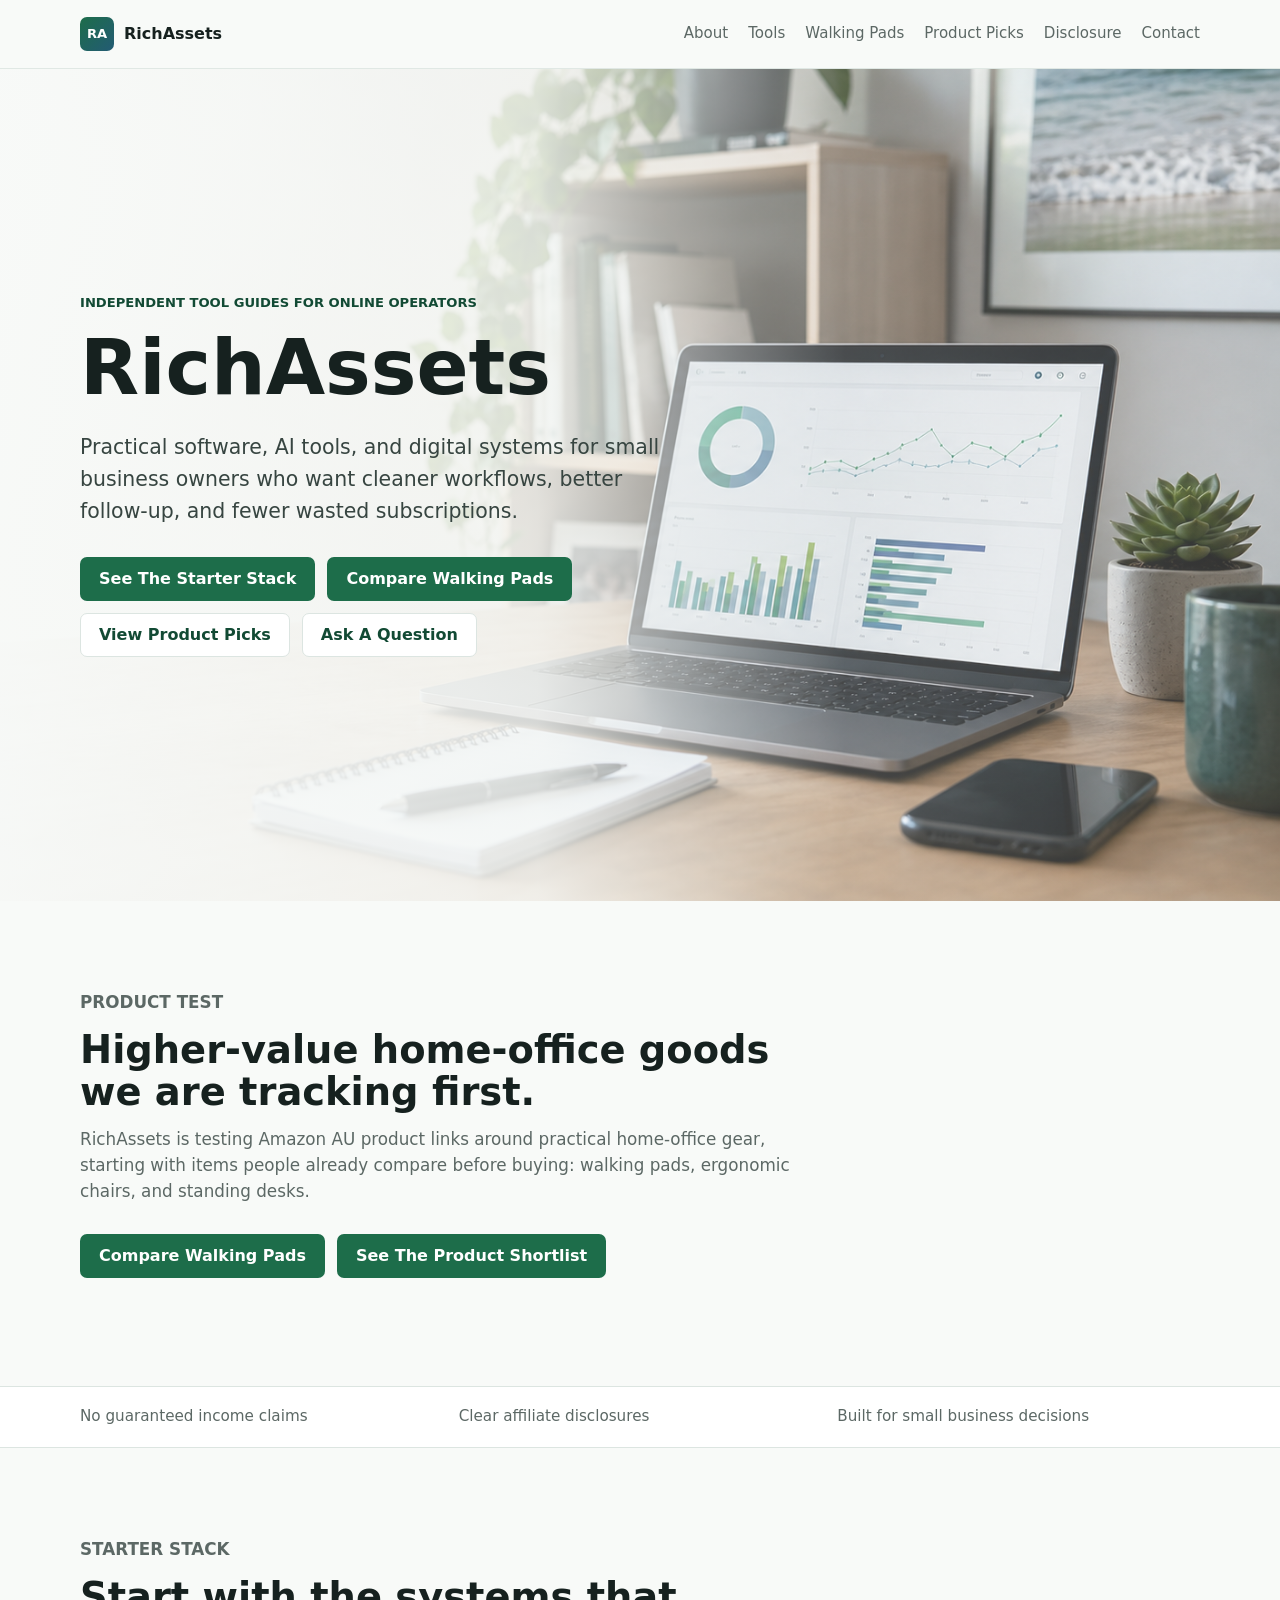
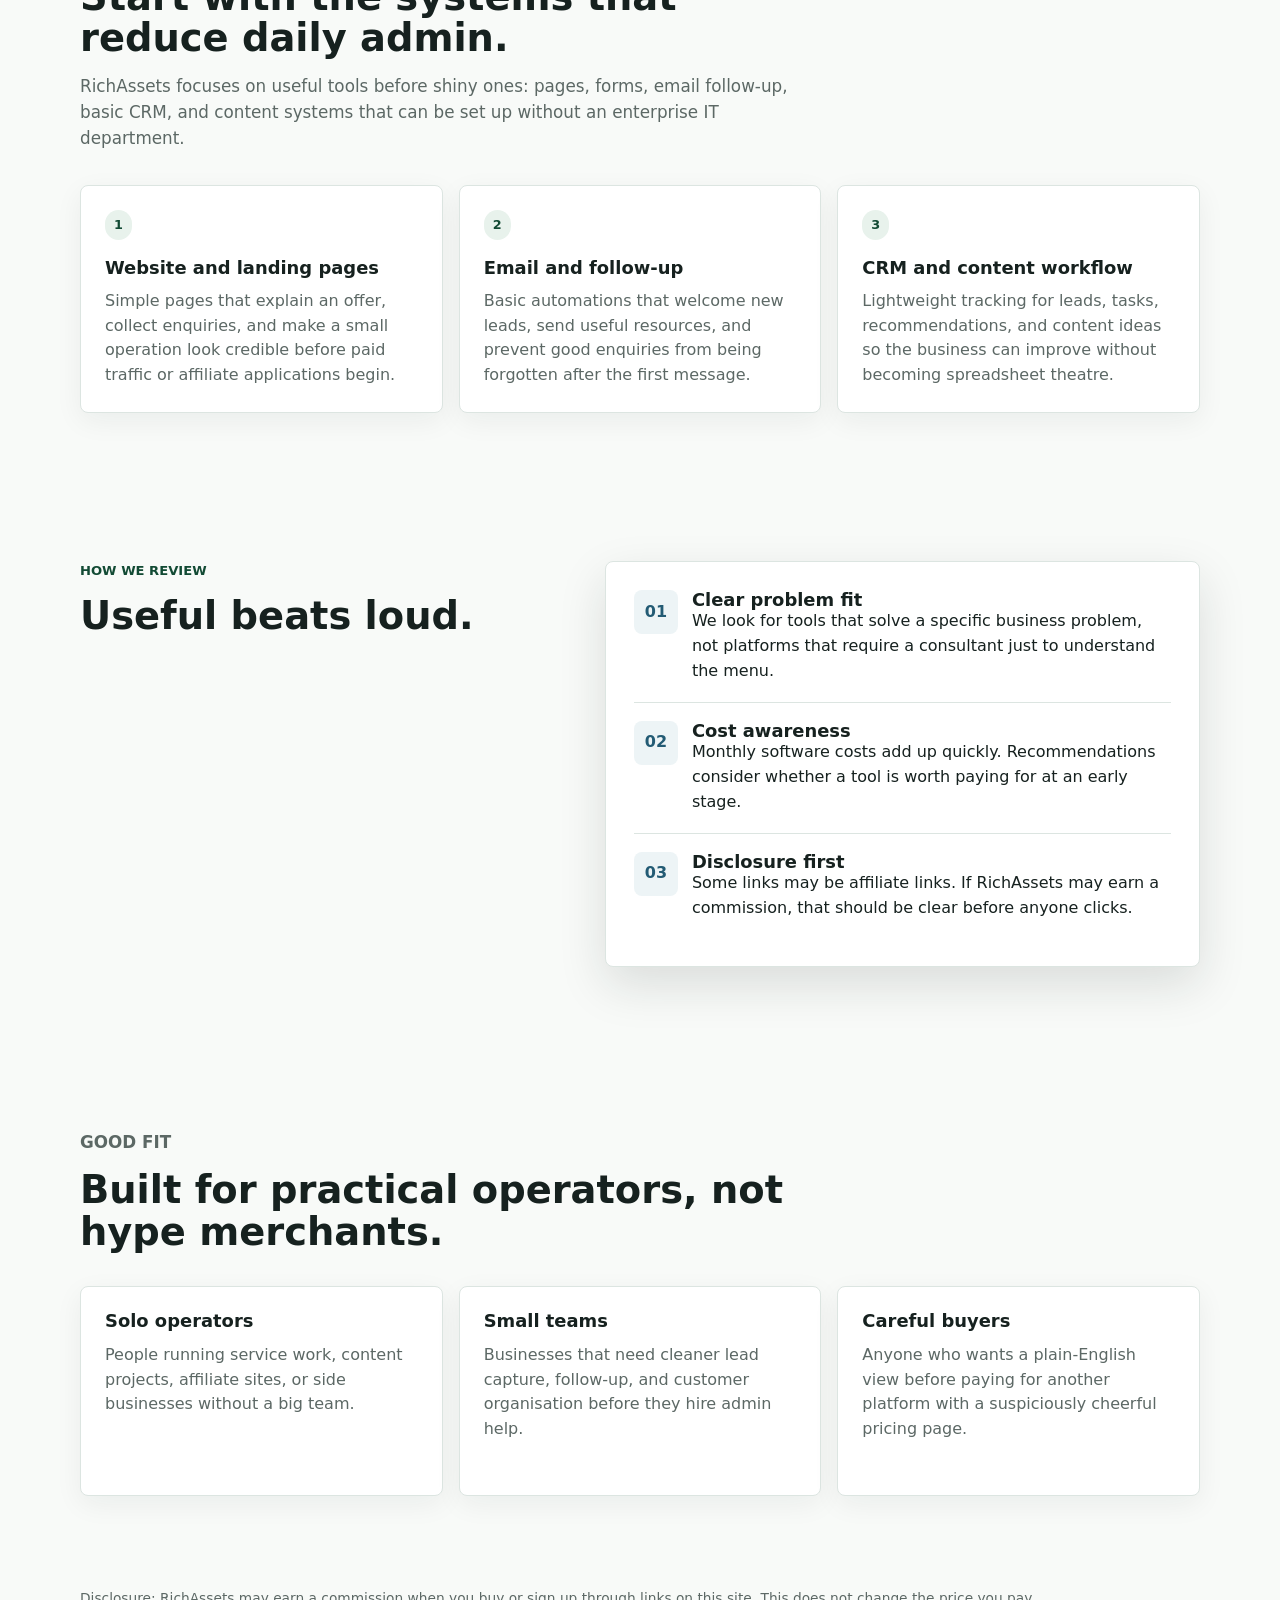
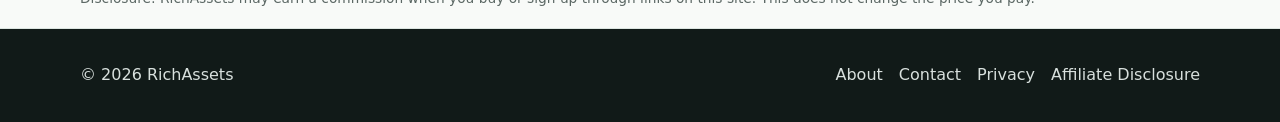
<file: index.html>
<!doctype html>
<html lang="en-AU">
  <head>
    <meta charset="utf-8">
    <meta name="viewport" content="width=device-width, initial-scale=1">
    <title>RichAssets | Practical Tools For Smarter Online Business</title>
    <meta name="description" content="RichAssets helps small business owners and side-hustle builders compare practical software, AI tools, and online systems without hype.">
    <link rel="canonical" href="https://richassetsinvest.com/">
    <meta name="theme-color" content="#10231f">
    <meta property="og:type" content="website">
    <meta property="og:site_name" content="RichAssets">
    <meta property="og:title" content="RichAssets | Practical Tools For Smarter Online Business">
    <meta property="og:description" content="Practical software, AI tools, and digital systems for small operators who want cleaner workflows and fewer wasted subscriptions.">
    <meta property="og:url" content="https://richassetsinvest.com/">
    <meta property="og:image" content="https://richassetsinvest.com/assets/hero-richassets.png">
    <meta name="twitter:card" content="summary_large_image">
    <meta name="twitter:title" content="RichAssets | Practical Tools For Smarter Online Business">
    <meta name="twitter:description" content="Practical software, AI tools, and digital systems for small operators.">
    <meta name="twitter:image" content="https://richassetsinvest.com/assets/hero-richassets.png">
    <link rel="icon" href="favicon.svg" type="image/svg+xml">
    <link rel="stylesheet" href="styles.css">
    <script type="application/ld+json">
      {
        "@context": "https://schema.org",
        "@type": "Organization",
        "name": "RichAssets",
        "url": "https://richassetsinvest.com/",
        "email": "richassets@richassetsinvest.com",
        "description": "Independent tool guides for practical online business systems."
      }
    </script>
  </head>
  <body>
    <header class="site-header">
      <nav class="nav" aria-label="Main navigation">
        <a class="brand" href="index.html" aria-label="RichAssets home">
          <span class="brand-mark">RA</span>
          <span>RichAssets</span>
        </a>
        <div class="nav-links">
          <a href="about.html">About</a>
          <a href="#tool-stack">Tools</a>
          <a href="walking-pads.html">Walking Pads</a>
          <a href="home-office-gear.html">Product Picks</a>
          <a href="affiliate-disclosure.html">Disclosure</a>
          <a href="contact.html">Contact</a>
        </div>
      </nav>
    </header>

    <main>
      <section class="hero">
        <div class="hero-inner">
          <div class="hero-copy">
            <p class="eyebrow">Independent tool guides for online operators</p>
            <h1>RichAssets</h1>
            <p class="lead">Practical software, AI tools, and digital systems for small business owners who want cleaner workflows, better follow-up, and fewer wasted subscriptions.</p>
            <div class="hero-actions">
          <a class="button" href="#tool-stack">See The Starter Stack</a>
          <a class="button" href="walking-pads.html">Compare Walking Pads</a>
          <a class="button secondary" href="home-office-gear.html">View Product Picks</a>
          <a class="button secondary" href="contact.html">Ask A Question</a>
            </div>
          </div>
        </div>
      </section>

      <section class="section">
        <div class="section-intro">
          <p class="eyebrow">Product Test</p>
          <h2>Higher-value home-office goods we are tracking first.</h2>
          <p>RichAssets is testing Amazon AU product links around practical home-office gear, starting with items people already compare before buying: walking pads, ergonomic chairs, and standing desks.</p>
          <div class="cta-row">
            <a class="button" href="walking-pads.html">Compare Walking Pads</a>
            <a class="button" href="home-office-gear.html">See The Product Shortlist</a>
          </div>
        </div>
      </section>

      <div class="trust-strip">
        <div class="trust-strip-inner">
          <span>No guaranteed income claims</span>
          <span>Clear affiliate disclosures</span>
          <span>Built for small business decisions</span>
        </div>
      </div>

      <section class="section" id="tool-stack">
        <div class="section-intro">
          <p class="eyebrow">Starter Stack</p>
          <h2>Start with the systems that reduce daily admin.</h2>
          <p>RichAssets focuses on useful tools before shiny ones: pages, forms, email follow-up, basic CRM, and content systems that can be set up without an enterprise IT department.</p>
        </div>
        <div class="grid">
          <article class="card">
            <span class="badge">1</span>
            <h3>Website and landing pages</h3>
            <p>Simple pages that explain an offer, collect enquiries, and make a small operation look credible before paid traffic or affiliate applications begin.</p>
          </article>
          <article class="card">
            <span class="badge">2</span>
            <h3>Email and follow-up</h3>
            <p>Basic automations that welcome new leads, send useful resources, and prevent good enquiries from being forgotten after the first message.</p>
          </article>
          <article class="card">
            <span class="badge">3</span>
            <h3>CRM and content workflow</h3>
            <p>Lightweight tracking for leads, tasks, recommendations, and content ideas so the business can improve without becoming spreadsheet theatre.</p>
          </article>
        </div>
      </section>

      <section class="section">
        <div class="split">
          <div>
            <p class="eyebrow">How We Review</p>
            <h2>Useful beats loud.</h2>
          </div>
          <div class="panel">
            <div class="feature-row">
              <div class="icon">01</div>
              <div>
                <h3>Clear problem fit</h3>
                <p>We look for tools that solve a specific business problem, not platforms that require a consultant just to understand the menu.</p>
              </div>
            </div>
            <div class="feature-row">
              <div class="icon">02</div>
              <div>
                <h3>Cost awareness</h3>
                <p>Monthly software costs add up quickly. Recommendations consider whether a tool is worth paying for at an early stage.</p>
              </div>
            </div>
            <div class="feature-row">
              <div class="icon">03</div>
              <div>
                <h3>Disclosure first</h3>
                <p>Some links may be affiliate links. If RichAssets may earn a commission, that should be clear before anyone clicks.</p>
              </div>
            </div>
          </div>
        </div>
      </section>

      <section class="section">
        <div class="section-intro">
          <p class="eyebrow">Good Fit</p>
          <h2>Built for practical operators, not hype merchants.</h2>
        </div>
        <div class="grid">
          <article class="card">
            <h3>Solo operators</h3>
            <p>People running service work, content projects, affiliate sites, or side businesses without a big team.</p>
          </article>
          <article class="card">
            <h3>Small teams</h3>
            <p>Businesses that need cleaner lead capture, follow-up, and customer organisation before they hire admin help.</p>
          </article>
          <article class="card">
            <h3>Careful buyers</h3>
            <p>Anyone who wants a plain-English view before paying for another platform with a suspiciously cheerful pricing page.</p>
          </article>
        </div>
      </section>
    </main>

    <p class="disclosure">Disclosure: RichAssets may earn a commission when you buy or sign up through links on this site. This does not change the price you pay.</p>

    <footer class="site-footer">
      <div class="footer-inner">
        <span>© 2026 RichAssets</span>
        <div class="footer-links">
          <a href="about.html">About</a>
          <a href="contact.html">Contact</a>
          <a href="privacy.html">Privacy</a>
          <a href="affiliate-disclosure.html">Affiliate Disclosure</a>
        </div>
      </div>
    </footer>
  </body>
</html>
</file>
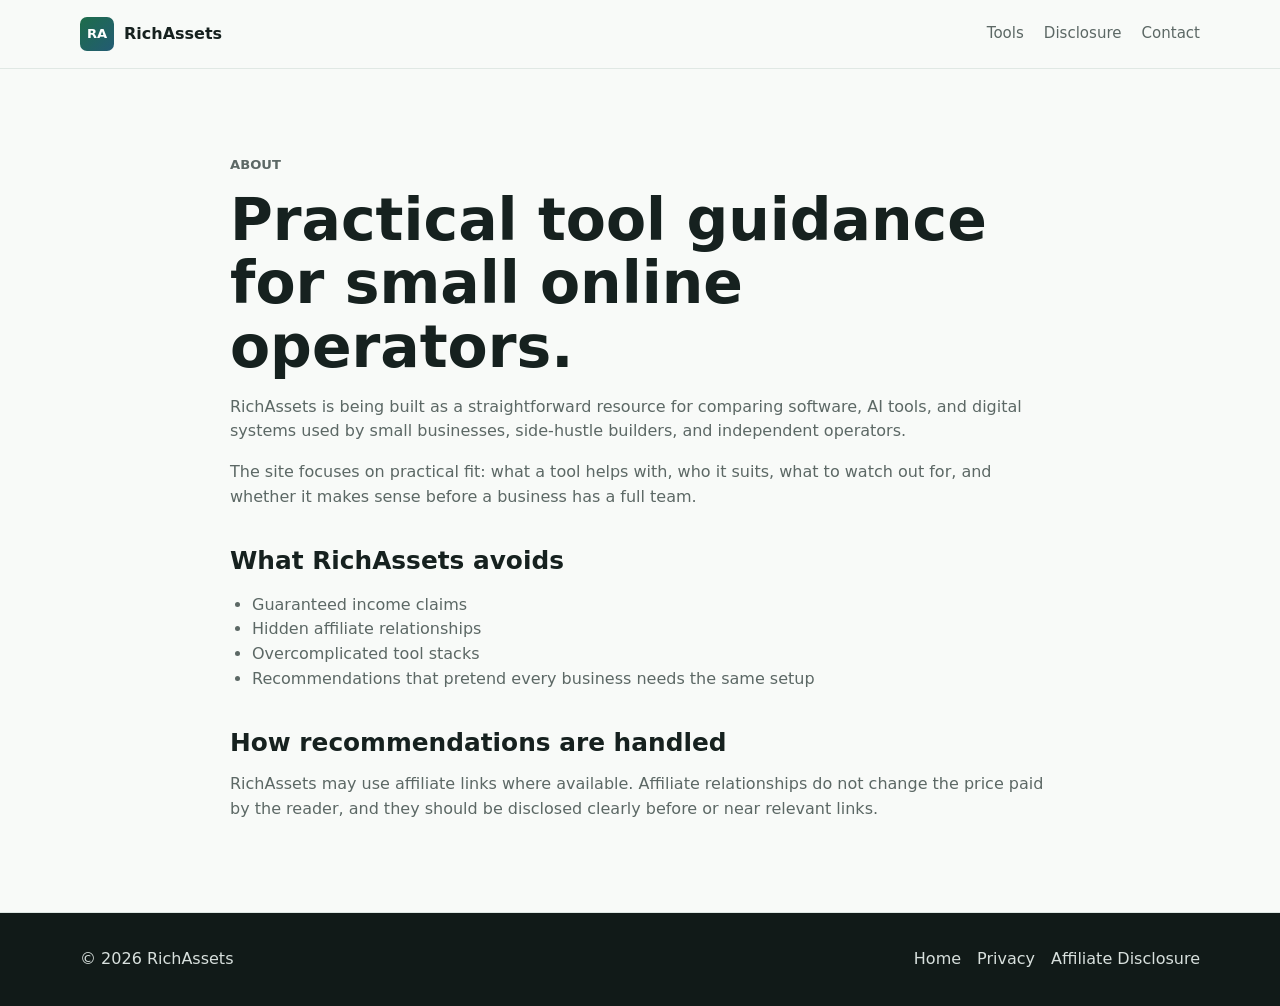
<file: about.html>
<!doctype html>
<html lang="en-AU">
  <head>
    <meta charset="utf-8">
    <meta name="viewport" content="width=device-width, initial-scale=1">
    <title>About | RichAssets</title>
    <meta name="description" content="About RichAssets, an independent site for practical software and online business tool guidance.">
    <link rel="canonical" href="https://richassetsinvest.com/about.html">
    <meta name="theme-color" content="#10231f">
    <meta property="og:type" content="website">
    <meta property="og:site_name" content="RichAssets">
    <meta property="og:title" content="About | RichAssets">
    <meta property="og:description" content="About RichAssets, an independent site for practical software and online business tool guidance.">
    <meta property="og:url" content="https://richassetsinvest.com/about.html">
    <meta property="og:image" content="https://richassetsinvest.com/assets/hero-richassets.png">
    <meta name="twitter:card" content="summary_large_image">
    <link rel="icon" href="favicon.svg" type="image/svg+xml">
    <link rel="stylesheet" href="styles.css">
  </head>
  <body>
    <header class="site-header">
      <nav class="nav" aria-label="Main navigation">
        <a class="brand" href="index.html"><span class="brand-mark">RA</span><span>RichAssets</span></a>
        <div class="nav-links">
          <a href="index.html#tool-stack">Tools</a>
          <a href="affiliate-disclosure.html">Disclosure</a>
          <a href="contact.html">Contact</a>
        </div>
      </nav>
    </header>
    <main class="content-page">
      <p class="eyebrow">About</p>
      <h1>Practical tool guidance for small online operators.</h1>
      <p>RichAssets is being built as a straightforward resource for comparing software, AI tools, and digital systems used by small businesses, side-hustle builders, and independent operators.</p>
      <p>The site focuses on practical fit: what a tool helps with, who it suits, what to watch out for, and whether it makes sense before a business has a full team.</p>
      <h2>What RichAssets avoids</h2>
      <ul>
        <li>Guaranteed income claims</li>
        <li>Hidden affiliate relationships</li>
        <li>Overcomplicated tool stacks</li>
        <li>Recommendations that pretend every business needs the same setup</li>
      </ul>
      <h2>How recommendations are handled</h2>
      <p>RichAssets may use affiliate links where available. Affiliate relationships do not change the price paid by the reader, and they should be disclosed clearly before or near relevant links.</p>
    </main>
    <footer class="site-footer">
      <div class="footer-inner">
        <span>© 2026 RichAssets</span>
        <div class="footer-links">
          <a href="index.html">Home</a>
          <a href="privacy.html">Privacy</a>
          <a href="affiliate-disclosure.html">Affiliate Disclosure</a>
        </div>
      </div>
    </footer>
  </body>
</html>
</file>
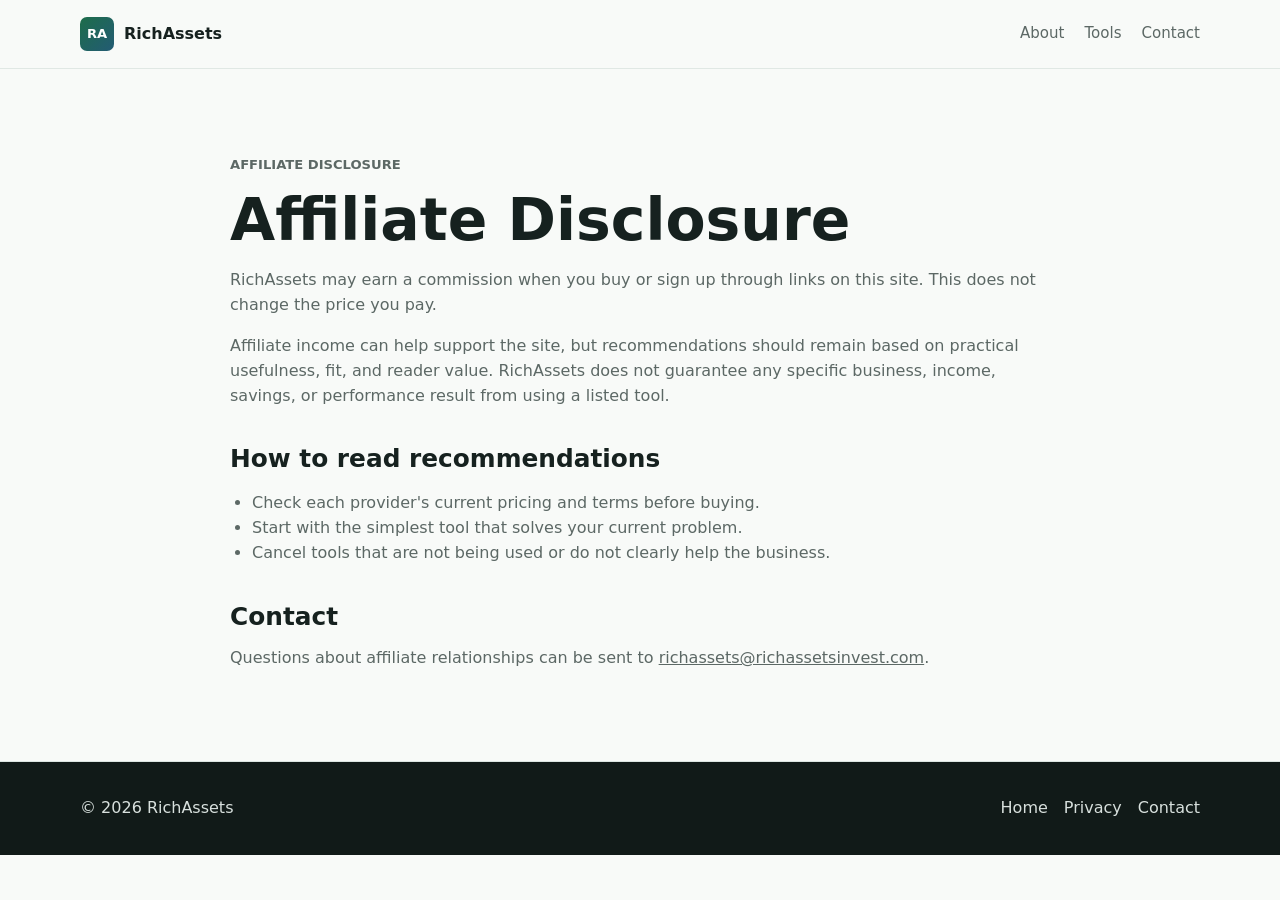
<file: affiliate-disclosure.html>
<!doctype html>
<html lang="en-AU">
  <head>
    <meta charset="utf-8">
    <meta name="viewport" content="width=device-width, initial-scale=1">
    <title>Affiliate Disclosure | RichAssets</title>
    <meta name="description" content="Affiliate disclosure for RichAssets.">
    <link rel="canonical" href="https://richassetsinvest.com/affiliate-disclosure.html">
    <meta name="robots" content="noindex,follow">
    <meta name="theme-color" content="#10231f">
    <meta property="og:type" content="website">
    <meta property="og:site_name" content="RichAssets">
    <meta property="og:title" content="Affiliate Disclosure | RichAssets">
    <meta property="og:description" content="Affiliate disclosure for RichAssets.">
    <meta property="og:url" content="https://richassetsinvest.com/affiliate-disclosure.html">
    <meta property="og:image" content="https://richassetsinvest.com/assets/hero-richassets.png">
    <meta name="twitter:card" content="summary_large_image">
    <link rel="icon" href="favicon.svg" type="image/svg+xml">
    <link rel="stylesheet" href="styles.css">
  </head>
  <body>
    <header class="site-header">
      <nav class="nav" aria-label="Main navigation">
        <a class="brand" href="index.html"><span class="brand-mark">RA</span><span>RichAssets</span></a>
        <div class="nav-links">
          <a href="about.html">About</a>
          <a href="index.html#tool-stack">Tools</a>
          <a href="contact.html">Contact</a>
        </div>
      </nav>
    </header>
    <main class="content-page">
      <p class="eyebrow">Affiliate Disclosure</p>
      <h1>Affiliate Disclosure</h1>
      <p>RichAssets may earn a commission when you buy or sign up through links on this site. This does not change the price you pay.</p>
      <p>Affiliate income can help support the site, but recommendations should remain based on practical usefulness, fit, and reader value. RichAssets does not guarantee any specific business, income, savings, or performance result from using a listed tool.</p>
      <h2>How to read recommendations</h2>
      <ul>
        <li>Check each provider's current pricing and terms before buying.</li>
        <li>Start with the simplest tool that solves your current problem.</li>
        <li>Cancel tools that are not being used or do not clearly help the business.</li>
      </ul>
      <h2>Contact</h2>
      <p>Questions about affiliate relationships can be sent to <a href="mailto:richassets@richassetsinvest.com">richassets@richassetsinvest.com</a>.</p>
    </main>
    <footer class="site-footer">
      <div class="footer-inner">
        <span>© 2026 RichAssets</span>
        <div class="footer-links">
          <a href="index.html">Home</a>
          <a href="privacy.html">Privacy</a>
          <a href="contact.html">Contact</a>
        </div>
      </div>
    </footer>
  </body>
</html>
</file>
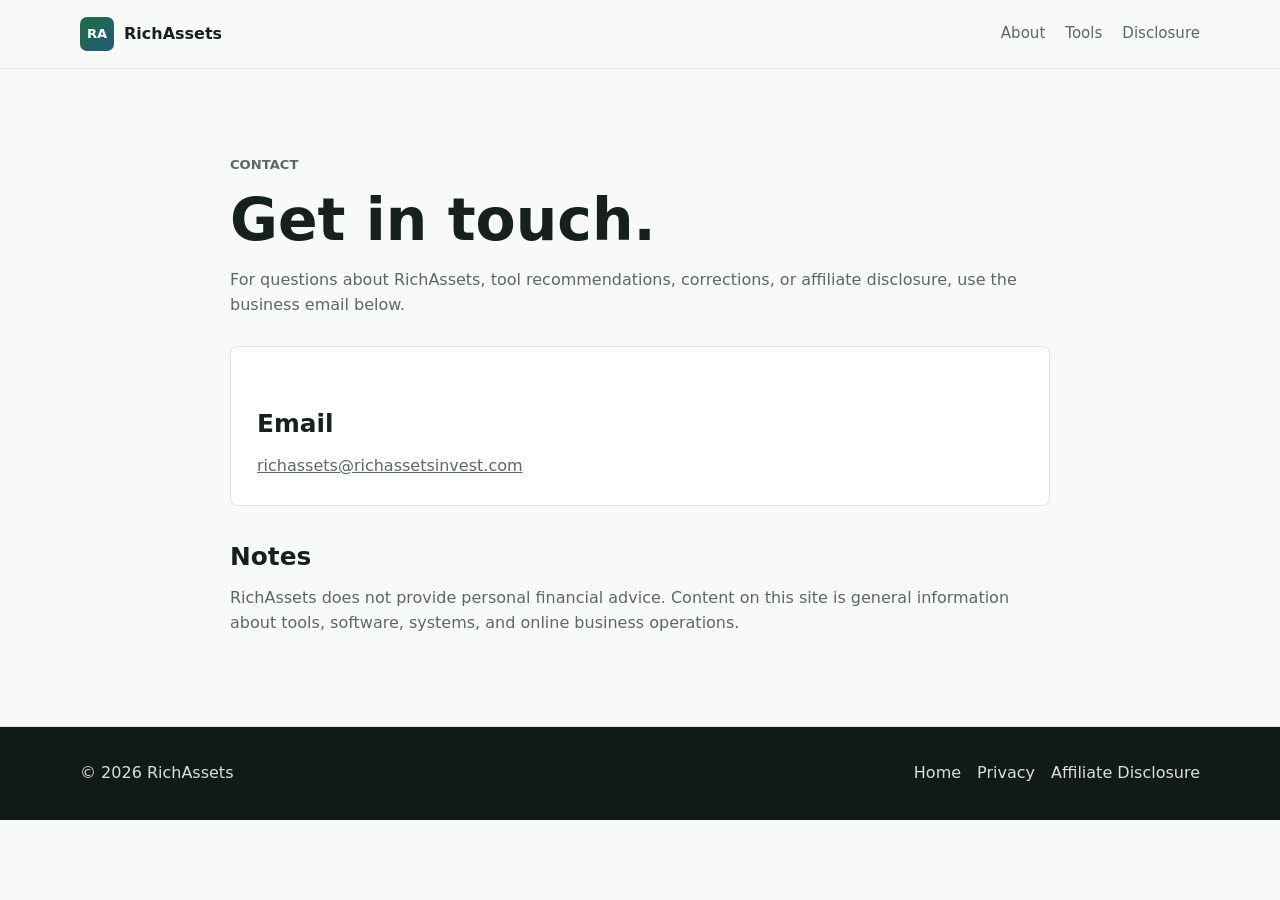
<file: contact.html>
<!doctype html>
<html lang="en-AU">
  <head>
    <meta charset="utf-8">
    <meta name="viewport" content="width=device-width, initial-scale=1">
    <title>Contact | RichAssets</title>
    <meta name="description" content="Contact RichAssets for questions about tool recommendations, disclosures, and site content.">
    <link rel="canonical" href="https://richassetsinvest.com/contact.html">
    <meta name="theme-color" content="#10231f">
    <meta property="og:type" content="website">
    <meta property="og:site_name" content="RichAssets">
    <meta property="og:title" content="Contact | RichAssets">
    <meta property="og:description" content="Contact RichAssets for questions about tool recommendations, disclosures, and site content.">
    <meta property="og:url" content="https://richassetsinvest.com/contact.html">
    <meta property="og:image" content="https://richassetsinvest.com/assets/hero-richassets.png">
    <meta name="twitter:card" content="summary_large_image">
    <link rel="icon" href="favicon.svg" type="image/svg+xml">
    <link rel="stylesheet" href="styles.css">
  </head>
  <body>
    <header class="site-header">
      <nav class="nav" aria-label="Main navigation">
        <a class="brand" href="index.html"><span class="brand-mark">RA</span><span>RichAssets</span></a>
        <div class="nav-links">
          <a href="about.html">About</a>
          <a href="index.html#tool-stack">Tools</a>
          <a href="affiliate-disclosure.html">Disclosure</a>
        </div>
      </nav>
    </header>
    <main class="content-page">
      <p class="eyebrow">Contact</p>
      <h1>Get in touch.</h1>
      <p>For questions about RichAssets, tool recommendations, corrections, or affiliate disclosure, use the business email below.</p>
      <div class="contact-box">
        <h2>Email</h2>
        <p><a href="mailto:richassets@richassetsinvest.com">richassets@richassetsinvest.com</a></p>
      </div>
      <h2>Notes</h2>
      <p>RichAssets does not provide personal financial advice. Content on this site is general information about tools, software, systems, and online business operations.</p>
    </main>
    <footer class="site-footer">
      <div class="footer-inner">
        <span>© 2026 RichAssets</span>
        <div class="footer-links">
          <a href="index.html">Home</a>
          <a href="privacy.html">Privacy</a>
          <a href="affiliate-disclosure.html">Affiliate Disclosure</a>
        </div>
      </div>
    </footer>
  </body>
</html>
</file>
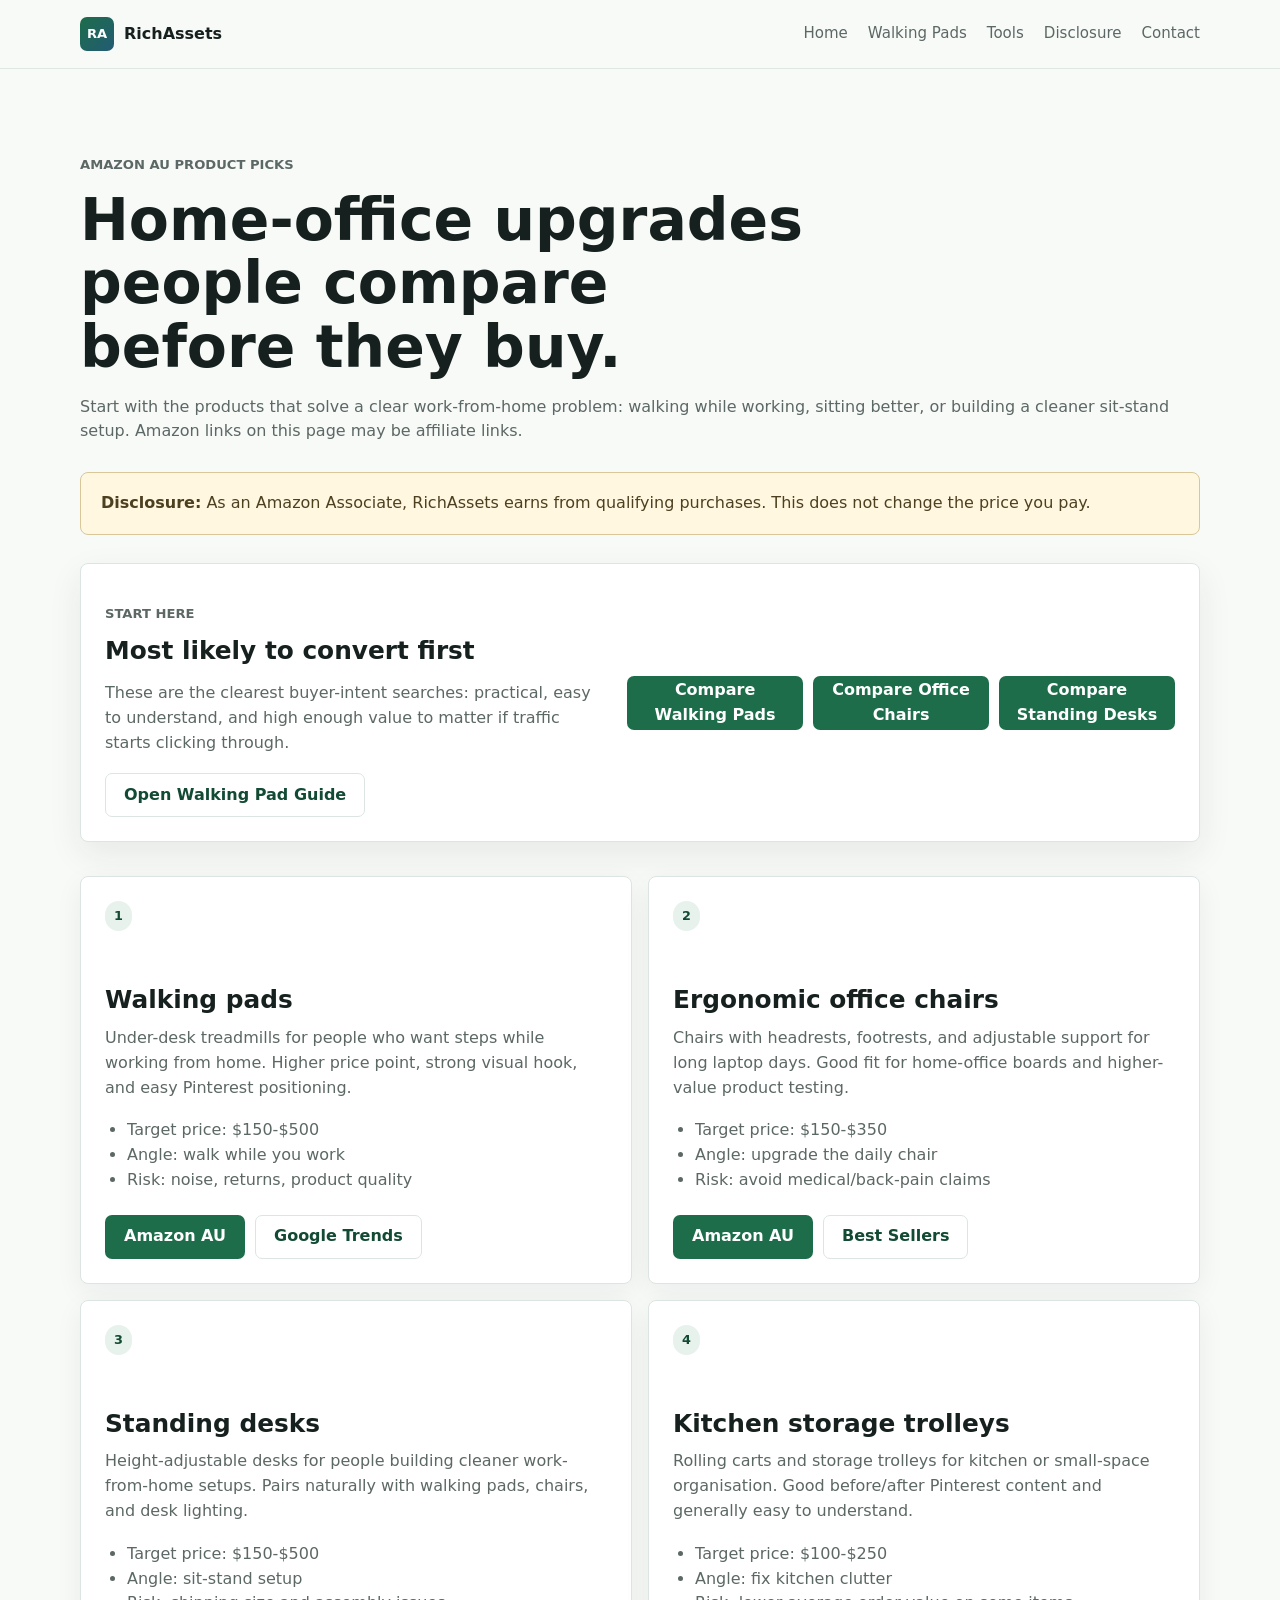
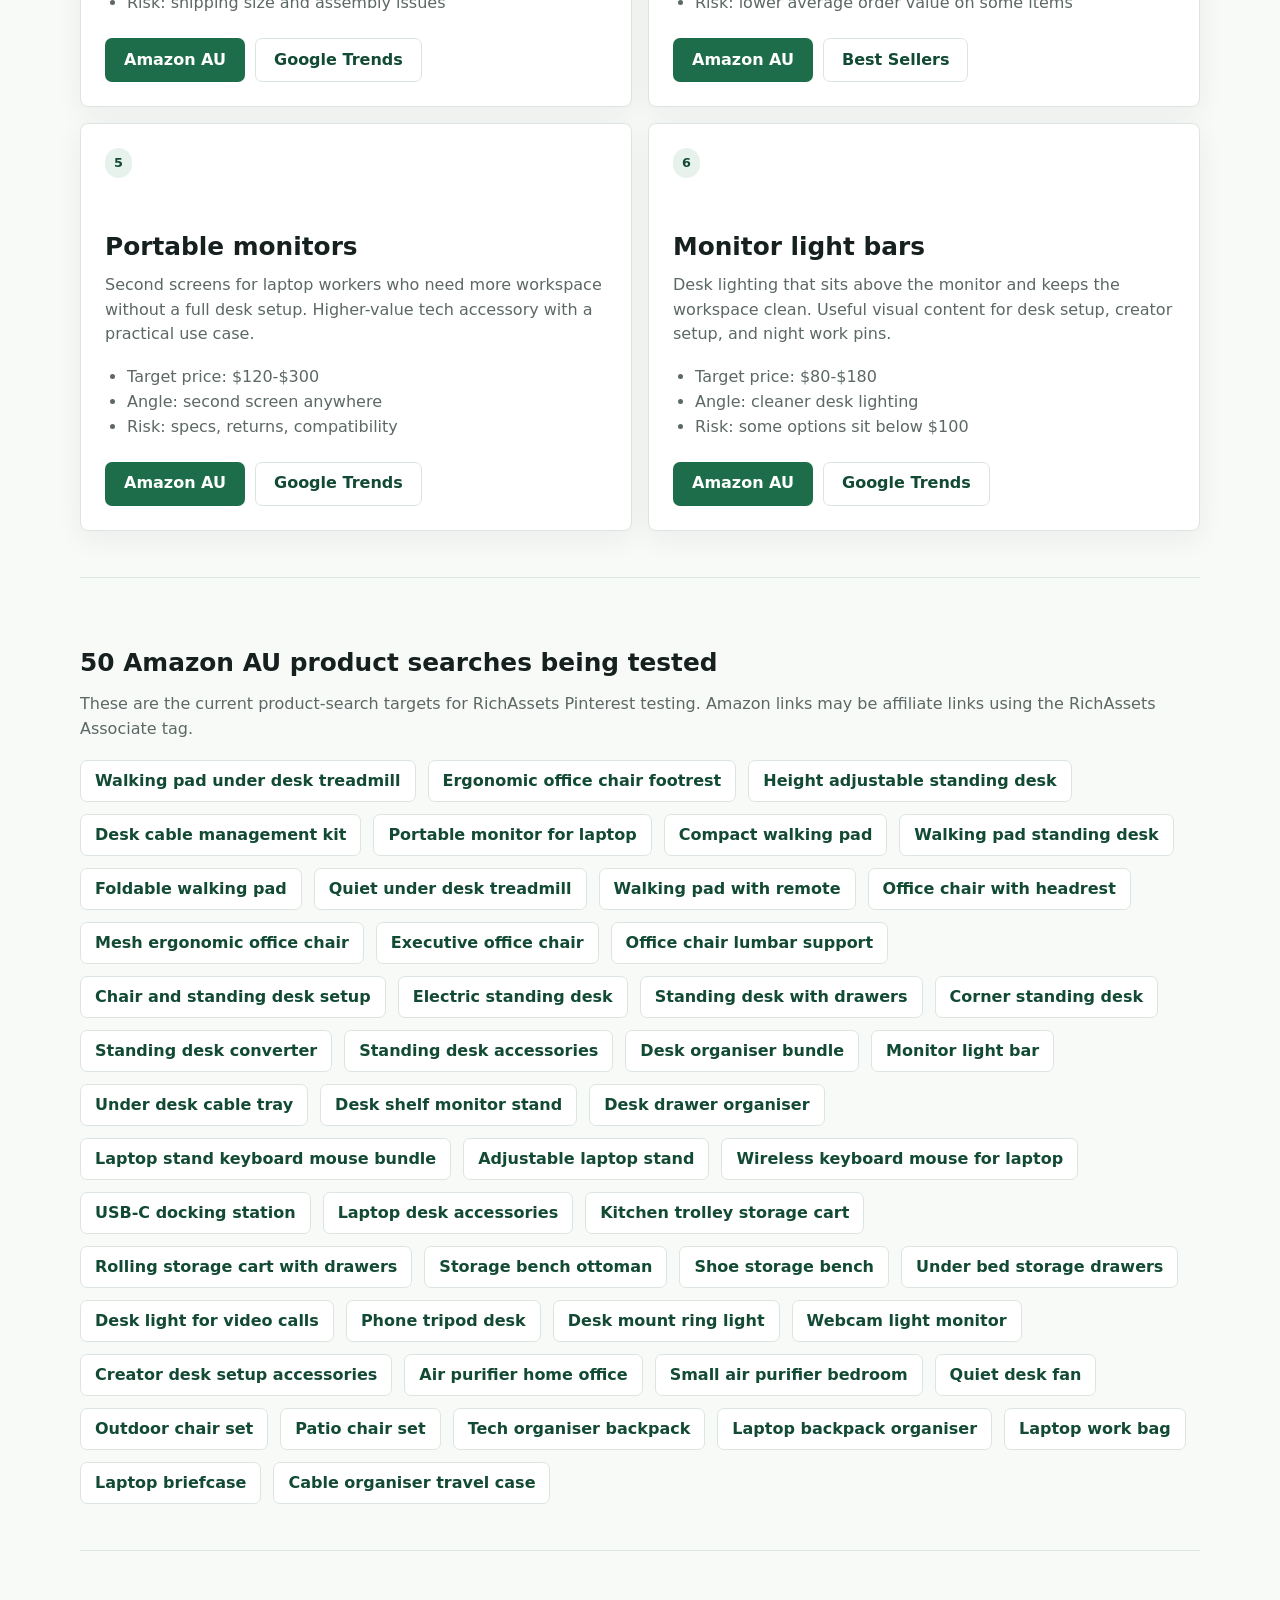
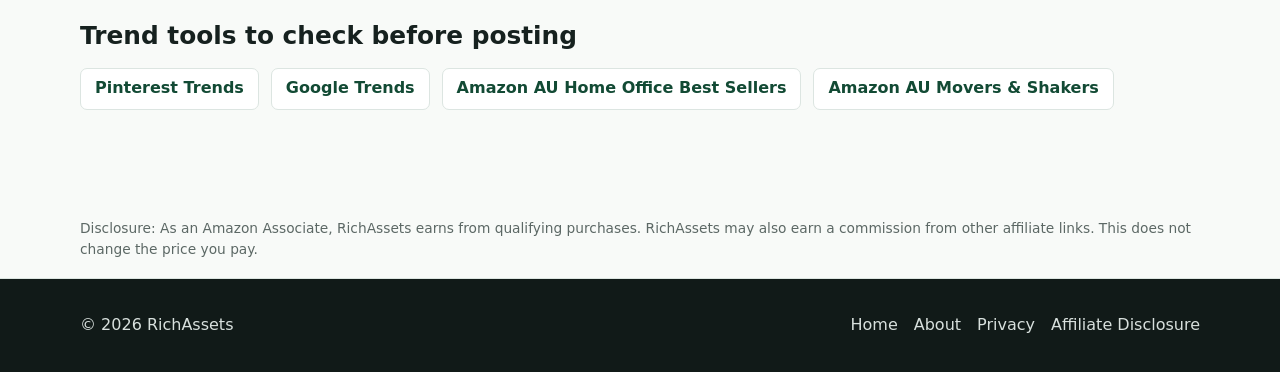
<file: home-office-gear.html>
<!doctype html>
<html lang="en-AU">
  <head>
    <meta charset="utf-8">
    <meta name="viewport" content="width=device-width, initial-scale=1">
    <title>Home Office Product Picks | RichAssets</title>
    <meta name="description" content="RichAssets tracks higher-value home-office and productivity goods for Amazon and Pinterest affiliate testing.">
    <link rel="canonical" href="https://richassetsinvest.com/home-office-gear.html">
    <meta name="theme-color" content="#10231f">
    <meta property="og:type" content="website">
    <meta property="og:site_name" content="RichAssets">
    <meta property="og:title" content="Home Office Product Picks | RichAssets">
    <meta property="og:description" content="Higher-value home-office and productivity goods being tracked for RichAssets product research.">
    <meta property="og:url" content="https://richassetsinvest.com/home-office-gear.html">
    <meta property="og:image" content="https://richassetsinvest.com/assets/hero-richassets.png">
    <meta name="twitter:card" content="summary_large_image">
    <link rel="icon" href="favicon.svg" type="image/svg+xml">
    <link rel="stylesheet" href="styles.css">
  </head>
  <body>
    <header class="site-header">
      <nav class="nav" aria-label="Main navigation">
        <a class="brand" href="index.html" aria-label="RichAssets home"><span class="brand-mark">RA</span><span>RichAssets</span></a>
        <div class="nav-links">
          <a href="index.html">Home</a>
          <a href="walking-pads.html">Walking Pads</a>
          <a href="index.html#tool-stack">Tools</a>
          <a href="affiliate-disclosure.html">Disclosure</a>
          <a href="contact.html">Contact</a>
        </div>
      </nav>
    </header>

    <main class="content-page wide-page">
      <p class="eyebrow">Amazon AU Product Picks</p>
      <h1>Home-office upgrades people compare before they buy.</h1>
      <p>Start with the products that solve a clear work-from-home problem: walking while working, sitting better, or building a cleaner sit-stand setup. Amazon links on this page may be affiliate links.</p>

      <div class="notice">
        <strong>Disclosure:</strong> As an Amazon Associate, RichAssets earns from qualifying purchases. This does not change the price you pay.
      </div>

      <section class="buyer-shortlist" aria-label="Best starting points">
        <div class="buyer-copy">
          <p class="eyebrow">Start Here</p>
          <h2>Most likely to convert first</h2>
          <p>These are the clearest buyer-intent searches: practical, easy to understand, and high enough value to matter if traffic starts clicking through.</p>
          <div class="cta-row tight-row">
            <a class="button secondary" href="walking-pads.html">Open Walking Pad Guide</a>
          </div>
        </div>
        <div class="buyer-actions">
          <a class="button" href="https://www.amazon.com.au/s?k=walking+pad+under+desk+treadmill&tag=richassets-22" rel="sponsored nofollow noopener" target="_blank">Compare Walking Pads</a>
          <a class="button" href="https://www.amazon.com.au/s?k=ergonomic+office+chair+footrest&tag=richassets-22" rel="sponsored nofollow noopener" target="_blank">Compare Office Chairs</a>
          <a class="button" href="https://www.amazon.com.au/s?k=standing+desk+height+adjustable&tag=richassets-22" rel="sponsored nofollow noopener" target="_blank">Compare Standing Desks</a>
        </div>
      </section>

      <section class="product-grid" aria-label="Product shortlist">
        <article class="product-card">
          <span class="badge">1</span>
          <h2>Walking pads</h2>
          <p>Under-desk treadmills for people who want steps while working from home. Higher price point, strong visual hook, and easy Pinterest positioning.</p>
          <ul class="signal-list">
            <li>Target price: $150-$500</li>
            <li>Angle: walk while you work</li>
            <li>Risk: noise, returns, product quality</li>
          </ul>
          <div class="link-row">
            <a class="button" href="https://www.amazon.com.au/s?k=walking+pad+under+desk+treadmill&tag=richassets-22" rel="sponsored nofollow noopener" target="_blank">Amazon AU</a>
            <a class="button secondary" href="https://trends.google.com/trends/explore?geo=AU&q=walking%20pad,under%20desk%20treadmill" rel="noopener" target="_blank">Google Trends</a>
          </div>
        </article>

        <article class="product-card">
          <span class="badge">2</span>
          <h2>Ergonomic office chairs</h2>
          <p>Chairs with headrests, footrests, and adjustable support for long laptop days. Good fit for home-office boards and higher-value product testing.</p>
          <ul class="signal-list">
            <li>Target price: $150-$350</li>
            <li>Angle: upgrade the daily chair</li>
            <li>Risk: avoid medical/back-pain claims</li>
          </ul>
          <div class="link-row">
            <a class="button" href="https://www.amazon.com.au/s?k=ergonomic+office+chair+footrest&tag=richassets-22" rel="sponsored nofollow noopener" target="_blank">Amazon AU</a>
            <a class="button secondary" href="https://www.amazon.com.au/gp/bestsellers/home/4975785051?tag=richassets-22" rel="sponsored nofollow noopener" target="_blank">Best Sellers</a>
          </div>
        </article>

        <article class="product-card">
          <span class="badge">3</span>
          <h2>Standing desks</h2>
          <p>Height-adjustable desks for people building cleaner work-from-home setups. Pairs naturally with walking pads, chairs, and desk lighting.</p>
          <ul class="signal-list">
            <li>Target price: $150-$500</li>
            <li>Angle: sit-stand setup</li>
            <li>Risk: shipping size and assembly issues</li>
          </ul>
          <div class="link-row">
            <a class="button" href="https://www.amazon.com.au/s?k=standing+desk+height+adjustable&tag=richassets-22" rel="sponsored nofollow noopener" target="_blank">Amazon AU</a>
            <a class="button secondary" href="https://trends.google.com/trends/explore?geo=AU&q=standing%20desk,height%20adjustable%20desk" rel="noopener" target="_blank">Google Trends</a>
          </div>
        </article>

        <article class="product-card">
          <span class="badge">4</span>
          <h2>Kitchen storage trolleys</h2>
          <p>Rolling carts and storage trolleys for kitchen or small-space organisation. Good before/after Pinterest content and generally easy to understand.</p>
          <ul class="signal-list">
            <li>Target price: $100-$250</li>
            <li>Angle: fix kitchen clutter</li>
            <li>Risk: lower average order value on some items</li>
          </ul>
          <div class="link-row">
            <a class="button" href="https://www.amazon.com.au/s?k=kitchen+trolley+storage+cart&tag=richassets-22" rel="sponsored nofollow noopener" target="_blank">Amazon AU</a>
            <a class="button secondary" href="https://www.amazon.com.au/gp/bestsellers/home/4975234051?tag=richassets-22" rel="sponsored nofollow noopener" target="_blank">Best Sellers</a>
          </div>
        </article>

        <article class="product-card">
          <span class="badge">5</span>
          <h2>Portable monitors</h2>
          <p>Second screens for laptop workers who need more workspace without a full desk setup. Higher-value tech accessory with a practical use case.</p>
          <ul class="signal-list">
            <li>Target price: $120-$300</li>
            <li>Angle: second screen anywhere</li>
            <li>Risk: specs, returns, compatibility</li>
          </ul>
          <div class="link-row">
            <a class="button" href="https://www.amazon.com.au/s?k=portable+monitor+for+laptop&tag=richassets-22" rel="sponsored nofollow noopener" target="_blank">Amazon AU</a>
            <a class="button secondary" href="https://trends.google.com/trends/explore?geo=AU&q=portable%20monitor,laptop%20second%20screen" rel="noopener" target="_blank">Google Trends</a>
          </div>
        </article>

        <article class="product-card">
          <span class="badge">6</span>
          <h2>Monitor light bars</h2>
          <p>Desk lighting that sits above the monitor and keeps the workspace clean. Useful visual content for desk setup, creator setup, and night work pins.</p>
          <ul class="signal-list">
            <li>Target price: $80-$180</li>
            <li>Angle: cleaner desk lighting</li>
            <li>Risk: some options sit below $100</li>
          </ul>
          <div class="link-row">
            <a class="button" href="https://www.amazon.com.au/s?k=monitor+light+bar&tag=richassets-22" rel="sponsored nofollow noopener" target="_blank">Amazon AU</a>
            <a class="button secondary" href="https://trends.google.com/trends/explore?geo=AU&q=monitor%20light%20bar,desk%20lighting" rel="noopener" target="_blank">Google Trends</a>
          </div>
        </article>
      </section>

      <section class="research-tools">
        <h2>50 Amazon AU product searches being tested</h2>
        <p>These are the current product-search targets for RichAssets Pinterest testing. Amazon links may be affiliate links using the RichAssets Associate tag.</p>
        <div class="tool-list">
          <a href="https://www.amazon.com.au/s?k=walking+pad+under+desk+treadmill&tag=richassets-22" rel="sponsored nofollow noopener" target="_blank">Walking pad under desk treadmill</a>
          <a href="https://www.amazon.com.au/s?k=ergonomic+office+chair+footrest&tag=richassets-22" rel="sponsored nofollow noopener" target="_blank">Ergonomic office chair footrest</a>
          <a href="https://www.amazon.com.au/s?k=standing+desk+height+adjustable&tag=richassets-22" rel="sponsored nofollow noopener" target="_blank">Height adjustable standing desk</a>
          <a href="https://www.amazon.com.au/s?k=cable+management+kit+desk&tag=richassets-22" rel="sponsored nofollow noopener" target="_blank">Desk cable management kit</a>
          <a href="https://www.amazon.com.au/s?k=portable+monitor+for+laptop&tag=richassets-22" rel="sponsored nofollow noopener" target="_blank">Portable monitor for laptop</a>
          <a href="https://www.amazon.com.au/s?k=compact+walking+pad&tag=richassets-22" rel="sponsored nofollow noopener" target="_blank">Compact walking pad</a>
          <a href="https://www.amazon.com.au/s?k=walking+pad+standing+desk&tag=richassets-22" rel="sponsored nofollow noopener" target="_blank">Walking pad standing desk</a>
          <a href="https://www.amazon.com.au/s?k=foldable+walking+pad&tag=richassets-22" rel="sponsored nofollow noopener" target="_blank">Foldable walking pad</a>
          <a href="https://www.amazon.com.au/s?k=under+desk+treadmill+quiet&tag=richassets-22" rel="sponsored nofollow noopener" target="_blank">Quiet under desk treadmill</a>
          <a href="https://www.amazon.com.au/s?k=walking+pad+with+remote&tag=richassets-22" rel="sponsored nofollow noopener" target="_blank">Walking pad with remote</a>
          <a href="https://www.amazon.com.au/s?k=office+chair+with+headrest&tag=richassets-22" rel="sponsored nofollow noopener" target="_blank">Office chair with headrest</a>
          <a href="https://www.amazon.com.au/s?k=mesh+ergonomic+office+chair&tag=richassets-22" rel="sponsored nofollow noopener" target="_blank">Mesh ergonomic office chair</a>
          <a href="https://www.amazon.com.au/s?k=executive+office+chair+home&tag=richassets-22" rel="sponsored nofollow noopener" target="_blank">Executive office chair</a>
          <a href="https://www.amazon.com.au/s?k=office+chair+lumbar+support&tag=richassets-22" rel="sponsored nofollow noopener" target="_blank">Office chair lumbar support</a>
          <a href="https://www.amazon.com.au/s?k=home+office+chair+standing+desk&tag=richassets-22" rel="sponsored nofollow noopener" target="_blank">Chair and standing desk setup</a>
          <a href="https://www.amazon.com.au/s?k=electric+standing+desk&tag=richassets-22" rel="sponsored nofollow noopener" target="_blank">Electric standing desk</a>
          <a href="https://www.amazon.com.au/s?k=standing+desk+with+drawers&tag=richassets-22" rel="sponsored nofollow noopener" target="_blank">Standing desk with drawers</a>
          <a href="https://www.amazon.com.au/s?k=corner+standing+desk&tag=richassets-22" rel="sponsored nofollow noopener" target="_blank">Corner standing desk</a>
          <a href="https://www.amazon.com.au/s?k=standing+desk+converter&tag=richassets-22" rel="sponsored nofollow noopener" target="_blank">Standing desk converter</a>
          <a href="https://www.amazon.com.au/s?k=standing+desk+accessories&tag=richassets-22" rel="sponsored nofollow noopener" target="_blank">Standing desk accessories</a>
          <a href="https://www.amazon.com.au/s?k=desk+organiser+bundle&tag=richassets-22" rel="sponsored nofollow noopener" target="_blank">Desk organiser bundle</a>
          <a href="https://www.amazon.com.au/s?k=monitor+light+bar&tag=richassets-22" rel="sponsored nofollow noopener" target="_blank">Monitor light bar</a>
          <a href="https://www.amazon.com.au/s?k=under+desk+cable+tray&tag=richassets-22" rel="sponsored nofollow noopener" target="_blank">Under desk cable tray</a>
          <a href="https://www.amazon.com.au/s?k=desk+shelf+monitor+stand&tag=richassets-22" rel="sponsored nofollow noopener" target="_blank">Desk shelf monitor stand</a>
          <a href="https://www.amazon.com.au/s?k=drawer+organiser+desk&tag=richassets-22" rel="sponsored nofollow noopener" target="_blank">Desk drawer organiser</a>
          <a href="https://www.amazon.com.au/s?k=laptop+stand+keyboard+mouse+bundle&tag=richassets-22" rel="sponsored nofollow noopener" target="_blank">Laptop stand keyboard mouse bundle</a>
          <a href="https://www.amazon.com.au/s?k=adjustable+laptop+stand&tag=richassets-22" rel="sponsored nofollow noopener" target="_blank">Adjustable laptop stand</a>
          <a href="https://www.amazon.com.au/s?k=wireless+keyboard+mouse+for+laptop&tag=richassets-22" rel="sponsored nofollow noopener" target="_blank">Wireless keyboard mouse for laptop</a>
          <a href="https://www.amazon.com.au/s?k=usb+c+docking+station&tag=richassets-22" rel="sponsored nofollow noopener" target="_blank">USB-C docking station</a>
          <a href="https://www.amazon.com.au/s?k=laptop+desk+accessories&tag=richassets-22" rel="sponsored nofollow noopener" target="_blank">Laptop desk accessories</a>
          <a href="https://www.amazon.com.au/s?k=kitchen+trolley+storage+cart&tag=richassets-22" rel="sponsored nofollow noopener" target="_blank">Kitchen trolley storage cart</a>
          <a href="https://www.amazon.com.au/s?k=rolling+storage+cart+with+drawers&tag=richassets-22" rel="sponsored nofollow noopener" target="_blank">Rolling storage cart with drawers</a>
          <a href="https://www.amazon.com.au/s?k=storage+bench+ottoman&tag=richassets-22" rel="sponsored nofollow noopener" target="_blank">Storage bench ottoman</a>
          <a href="https://www.amazon.com.au/s?k=shoe+storage+bench&tag=richassets-22" rel="sponsored nofollow noopener" target="_blank">Shoe storage bench</a>
          <a href="https://www.amazon.com.au/s?k=under+bed+storage+drawers&tag=richassets-22" rel="sponsored nofollow noopener" target="_blank">Under bed storage drawers</a>
          <a href="https://www.amazon.com.au/s?k=desk+light+for+video+calls&tag=richassets-22" rel="sponsored nofollow noopener" target="_blank">Desk light for video calls</a>
          <a href="https://www.amazon.com.au/s?k=phone+tripod+desk&tag=richassets-22" rel="sponsored nofollow noopener" target="_blank">Phone tripod desk</a>
          <a href="https://www.amazon.com.au/s?k=ring+light+desk+mount&tag=richassets-22" rel="sponsored nofollow noopener" target="_blank">Desk mount ring light</a>
          <a href="https://www.amazon.com.au/s?k=webcam+light+monitor&tag=richassets-22" rel="sponsored nofollow noopener" target="_blank">Webcam light monitor</a>
          <a href="https://www.amazon.com.au/s?k=content+creator+desk+setup+accessories&tag=richassets-22" rel="sponsored nofollow noopener" target="_blank">Creator desk setup accessories</a>
          <a href="https://www.amazon.com.au/s?k=air+purifier+home+office&tag=richassets-22" rel="sponsored nofollow noopener" target="_blank">Air purifier home office</a>
          <a href="https://www.amazon.com.au/s?k=small+air+purifier+bedroom&tag=richassets-22" rel="sponsored nofollow noopener" target="_blank">Small air purifier bedroom</a>
          <a href="https://www.amazon.com.au/s?k=desk+fan+quiet&tag=richassets-22" rel="sponsored nofollow noopener" target="_blank">Quiet desk fan</a>
          <a href="https://www.amazon.com.au/s?k=outdoor+chair+set&tag=richassets-22" rel="sponsored nofollow noopener" target="_blank">Outdoor chair set</a>
          <a href="https://www.amazon.com.au/s?k=patio+chair+set&tag=richassets-22" rel="sponsored nofollow noopener" target="_blank">Patio chair set</a>
          <a href="https://www.amazon.com.au/s?k=tech+organiser+backpack&tag=richassets-22" rel="sponsored nofollow noopener" target="_blank">Tech organiser backpack</a>
          <a href="https://www.amazon.com.au/s?k=laptop+backpack+organiser&tag=richassets-22" rel="sponsored nofollow noopener" target="_blank">Laptop backpack organiser</a>
          <a href="https://www.amazon.com.au/s?k=work+bag+laptop+women&tag=richassets-22" rel="sponsored nofollow noopener" target="_blank">Laptop work bag</a>
          <a href="https://www.amazon.com.au/s?k=laptop+briefcase+men&tag=richassets-22" rel="sponsored nofollow noopener" target="_blank">Laptop briefcase</a>
          <a href="https://www.amazon.com.au/s?k=cable+organiser+travel+case&tag=richassets-22" rel="sponsored nofollow noopener" target="_blank">Cable organiser travel case</a>
        </div>
      </section>

      <section class="research-tools">
        <h2>Trend tools to check before posting</h2>
        <div class="tool-list">
          <a href="https://trends.pinterest.com/" rel="noopener" target="_blank">Pinterest Trends</a>
          <a href="https://trends.google.com/trends/" rel="noopener" target="_blank">Google Trends</a>
          <a href="https://www.amazon.com.au/gp/bestsellers/home/4975233051?tag=richassets-22" rel="sponsored nofollow noopener" target="_blank">Amazon AU Home Office Best Sellers</a>
          <a href="https://www.amazon.com.au/gp/movers-and-shakers?tag=richassets-22" rel="sponsored nofollow noopener" target="_blank">Amazon AU Movers & Shakers</a>
        </div>
      </section>
    </main>

    <p class="disclosure">Disclosure: As an Amazon Associate, RichAssets earns from qualifying purchases. RichAssets may also earn a commission from other affiliate links. This does not change the price you pay.</p>

    <footer class="site-footer">
      <div class="footer-inner">
        <span>© 2026 RichAssets</span>
        <div class="footer-links">
          <a href="index.html">Home</a>
          <a href="about.html">About</a>
          <a href="privacy.html">Privacy</a>
          <a href="affiliate-disclosure.html">Affiliate Disclosure</a>
        </div>
      </div>
    </footer>
  </body>
</html>
</file>
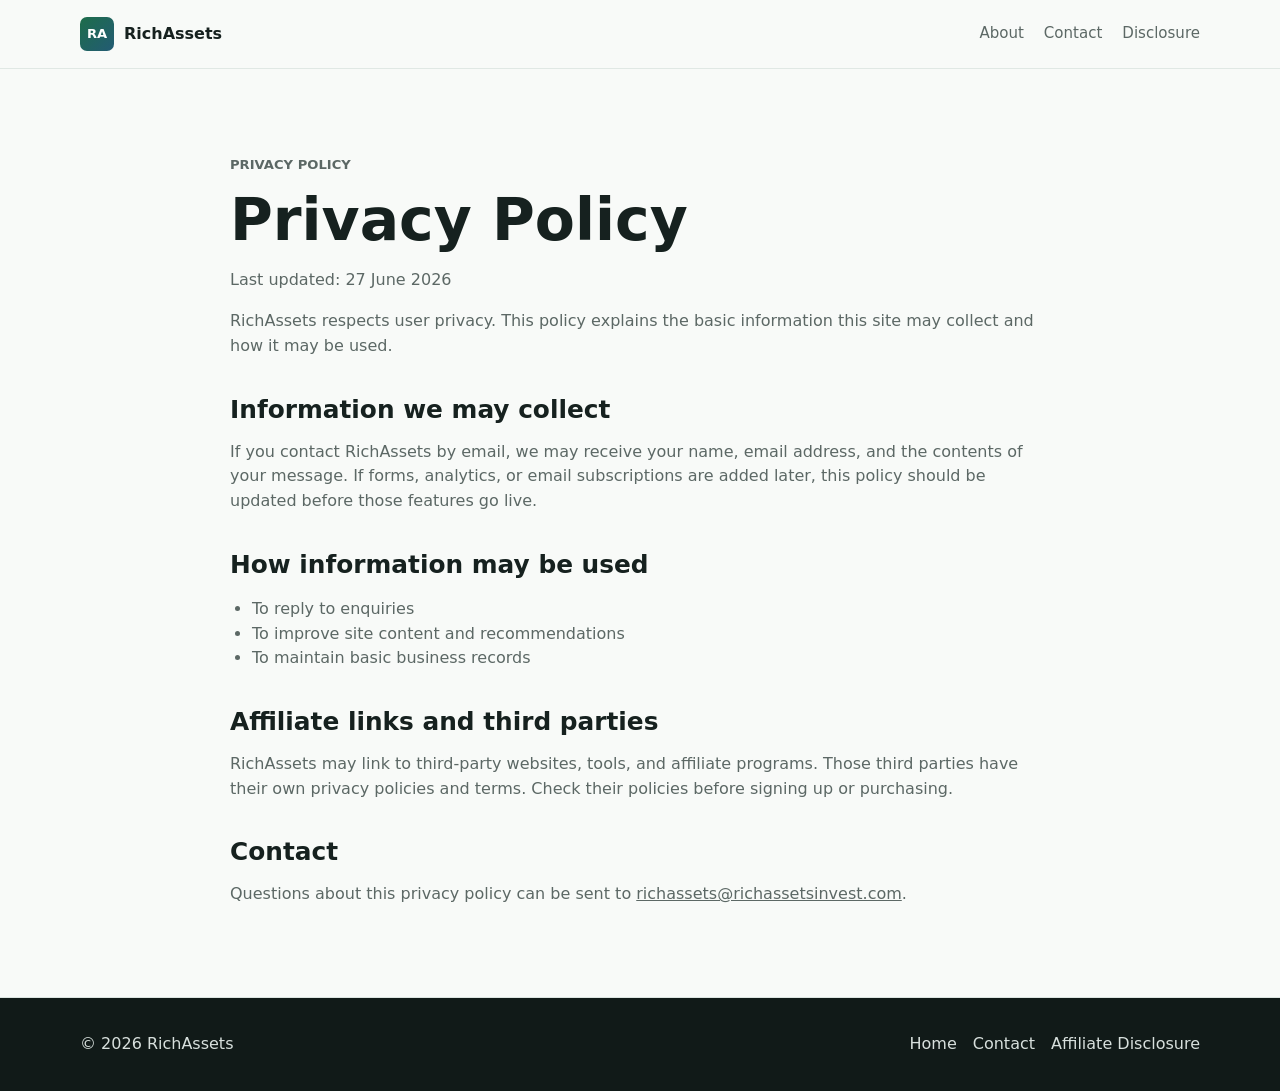
<file: privacy.html>
<!doctype html>
<html lang="en-AU">
  <head>
    <meta charset="utf-8">
    <meta name="viewport" content="width=device-width, initial-scale=1">
    <title>Privacy Policy | RichAssets</title>
    <meta name="description" content="Privacy policy for RichAssets.">
    <link rel="canonical" href="https://richassetsinvest.com/privacy.html">
    <meta name="robots" content="noindex,follow">
    <meta name="theme-color" content="#10231f">
    <meta property="og:type" content="website">
    <meta property="og:site_name" content="RichAssets">
    <meta property="og:title" content="Privacy Policy | RichAssets">
    <meta property="og:description" content="Privacy policy for RichAssets.">
    <meta property="og:url" content="https://richassetsinvest.com/privacy.html">
    <meta property="og:image" content="https://richassetsinvest.com/assets/hero-richassets.png">
    <meta name="twitter:card" content="summary_large_image">
    <link rel="icon" href="favicon.svg" type="image/svg+xml">
    <link rel="stylesheet" href="styles.css">
  </head>
  <body>
    <header class="site-header">
      <nav class="nav" aria-label="Main navigation">
        <a class="brand" href="index.html"><span class="brand-mark">RA</span><span>RichAssets</span></a>
        <div class="nav-links">
          <a href="about.html">About</a>
          <a href="contact.html">Contact</a>
          <a href="affiliate-disclosure.html">Disclosure</a>
        </div>
      </nav>
    </header>
    <main class="content-page">
      <p class="eyebrow">Privacy Policy</p>
      <h1>Privacy Policy</h1>
      <p>Last updated: 27 June 2026</p>
      <p>RichAssets respects user privacy. This policy explains the basic information this site may collect and how it may be used.</p>
      <h2>Information we may collect</h2>
      <p>If you contact RichAssets by email, we may receive your name, email address, and the contents of your message. If forms, analytics, or email subscriptions are added later, this policy should be updated before those features go live.</p>
      <h2>How information may be used</h2>
      <ul>
        <li>To reply to enquiries</li>
        <li>To improve site content and recommendations</li>
        <li>To maintain basic business records</li>
      </ul>
      <h2>Affiliate links and third parties</h2>
      <p>RichAssets may link to third-party websites, tools, and affiliate programs. Those third parties have their own privacy policies and terms. Check their policies before signing up or purchasing.</p>
      <h2>Contact</h2>
      <p>Questions about this privacy policy can be sent to <a href="mailto:richassets@richassetsinvest.com">richassets@richassetsinvest.com</a>.</p>
    </main>
    <footer class="site-footer">
      <div class="footer-inner">
        <span>© 2026 RichAssets</span>
        <div class="footer-links">
          <a href="index.html">Home</a>
          <a href="contact.html">Contact</a>
          <a href="affiliate-disclosure.html">Affiliate Disclosure</a>
        </div>
      </div>
    </footer>
  </body>
</html>
</file>
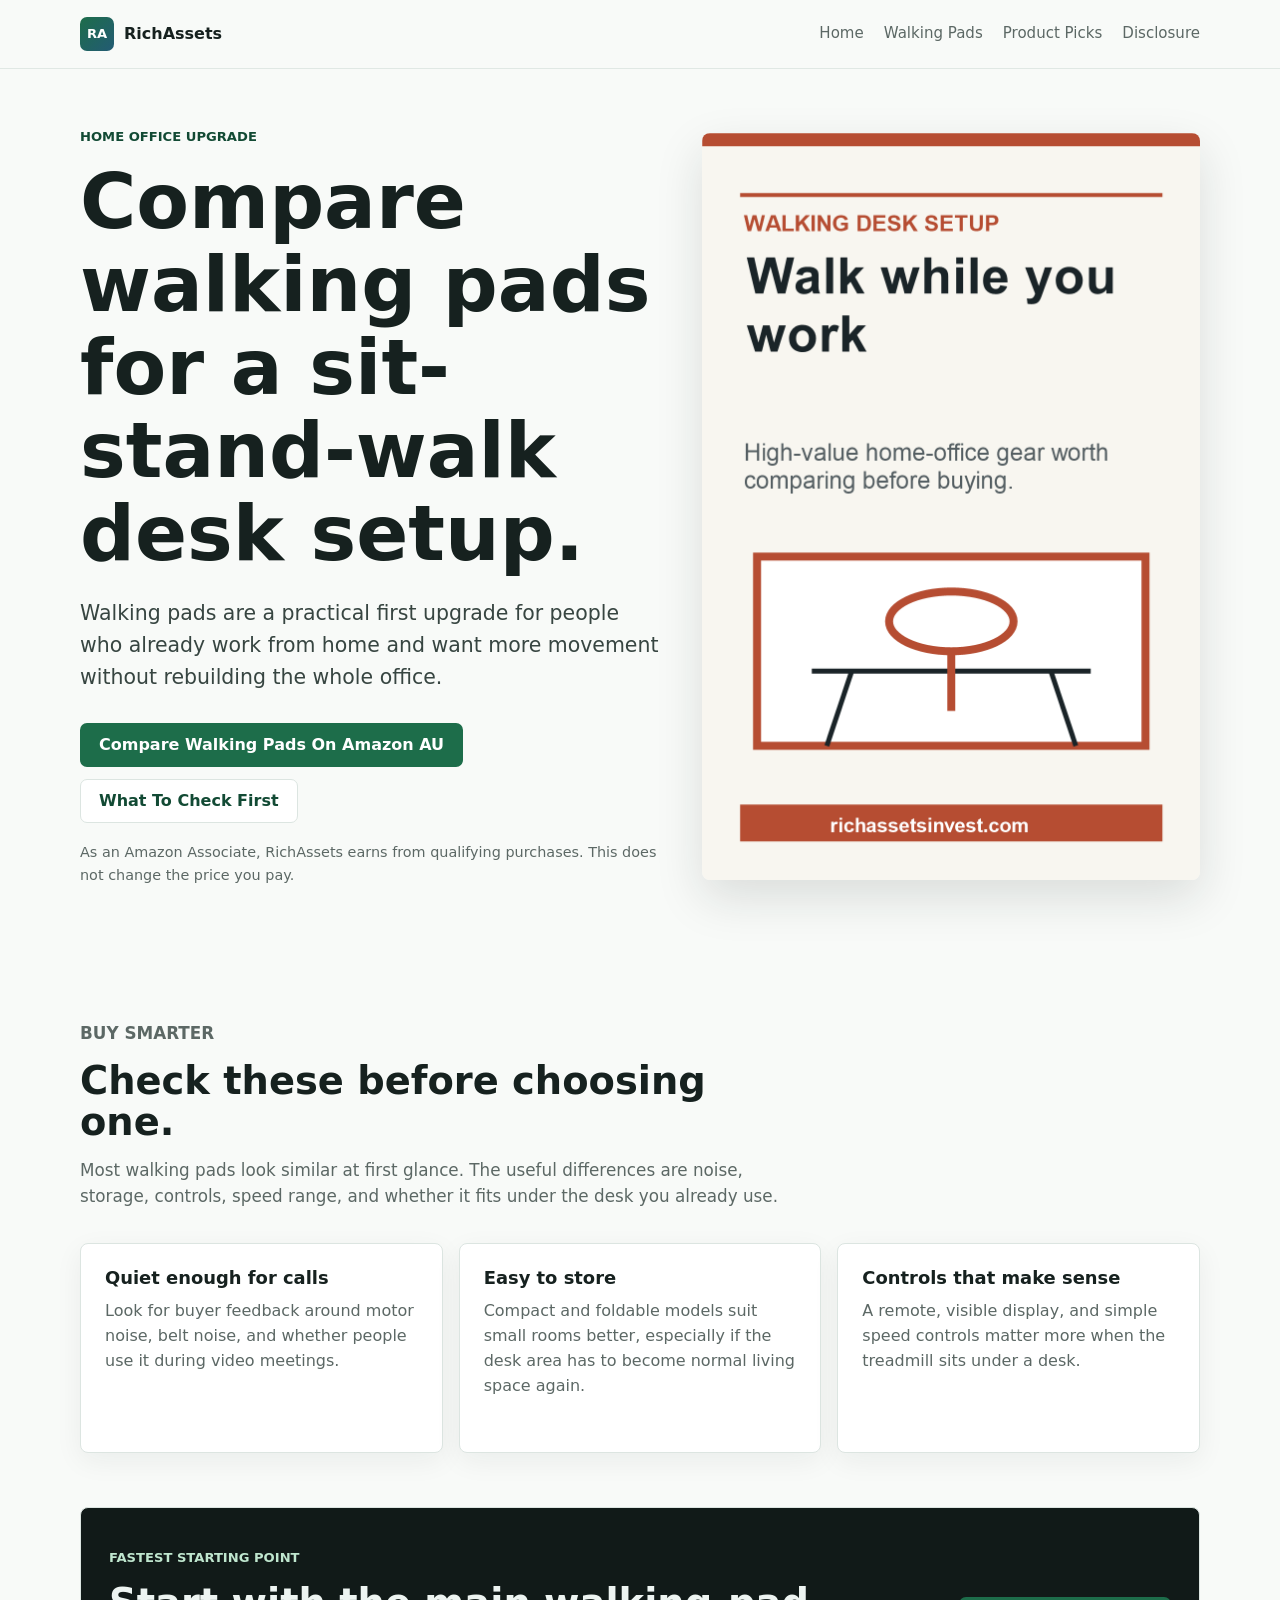
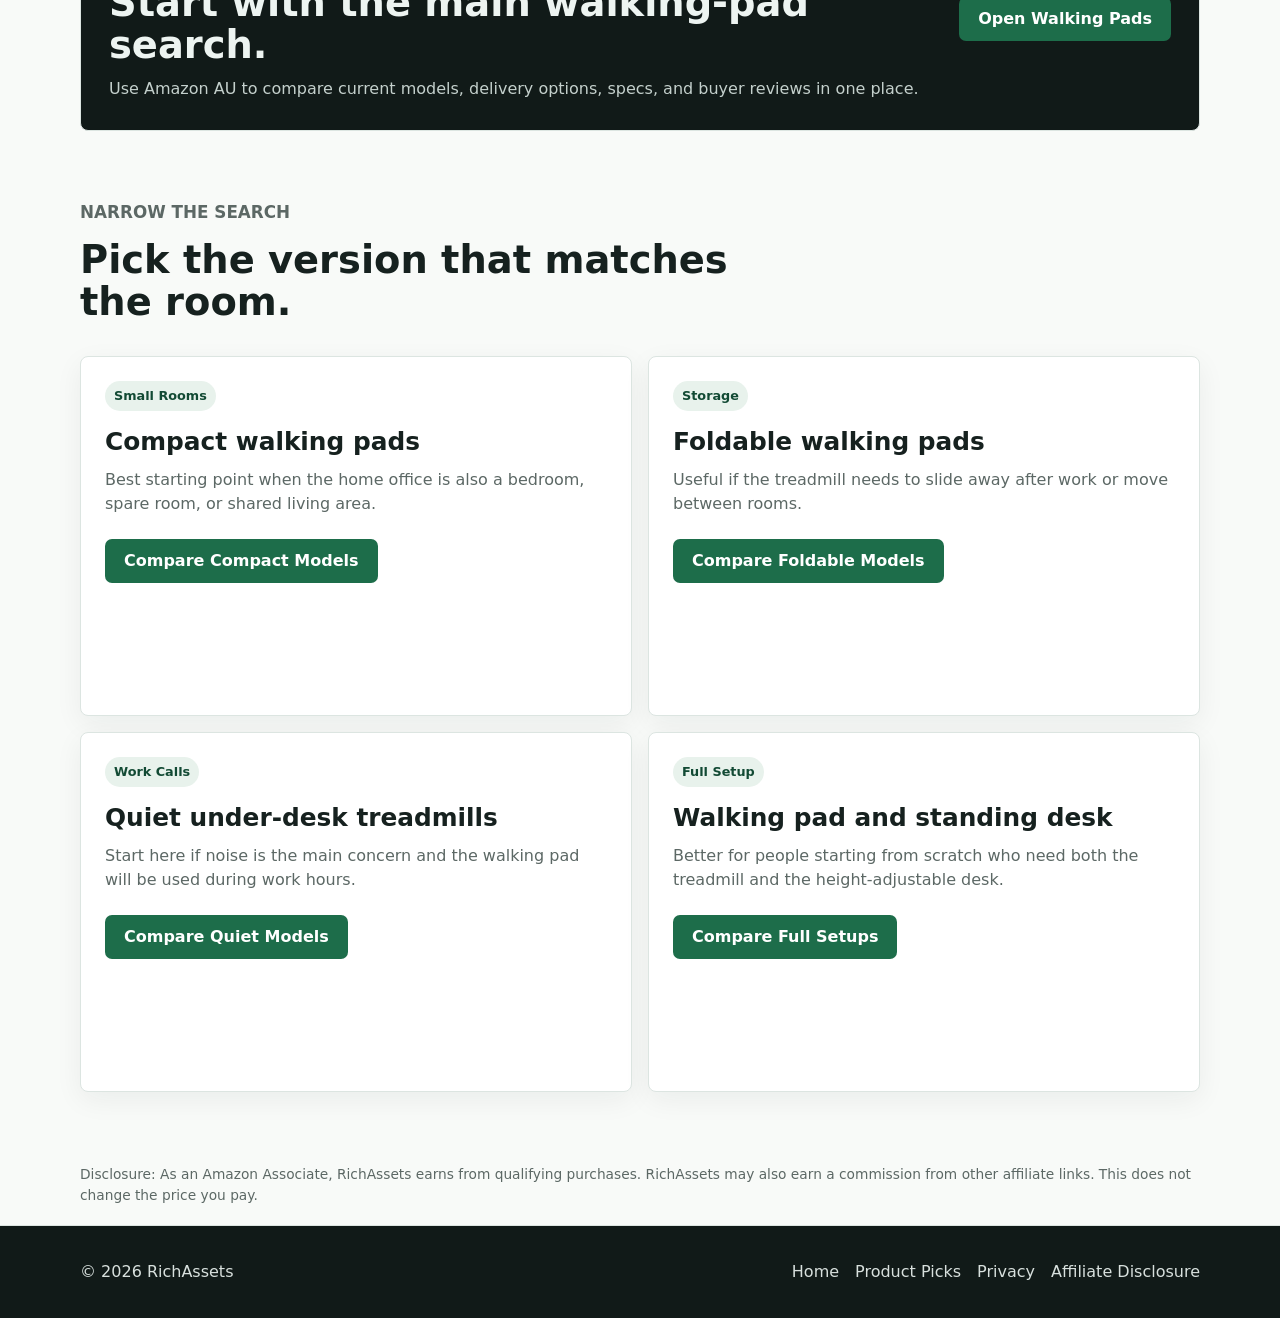
<file: walking-pads.html>
<!doctype html>
<html lang="en-AU">
  <head>
    <meta charset="utf-8">
    <meta name="viewport" content="width=device-width, initial-scale=1">
    <title>Walking Pads For Home Offices | RichAssets</title>
    <meta name="description" content="Compare walking pads and under-desk treadmills for Australian home offices. Practical buyer notes and Amazon AU affiliate links.">
    <link rel="canonical" href="https://richassetsinvest.com/walking-pads.html">
    <meta name="theme-color" content="#10231f">
    <meta property="og:type" content="website">
    <meta property="og:site_name" content="RichAssets">
    <meta property="og:title" content="Walking Pads For Home Offices | RichAssets">
    <meta property="og:description" content="A focused buyer page for walking pads, compact under-desk treadmills, and sit-stand-walk desk setups.">
    <meta property="og:url" content="https://richassetsinvest.com/walking-pads.html">
    <meta property="og:image" content="https://richassetsinvest.com/assets/walking-pad-home-office.png">
    <meta name="twitter:card" content="summary_large_image">
    <link rel="icon" href="favicon.svg" type="image/svg+xml">
    <link rel="stylesheet" href="styles.css">
  </head>
  <body>
    <header class="site-header">
      <nav class="nav" aria-label="Main navigation">
        <a class="brand" href="index.html" aria-label="RichAssets home"><span class="brand-mark">RA</span><span>RichAssets</span></a>
        <div class="nav-links">
          <a href="index.html">Home</a>
          <a href="walking-pads.html">Walking Pads</a>
          <a href="home-office-gear.html">Product Picks</a>
          <a href="affiliate-disclosure.html">Disclosure</a>
        </div>
      </nav>
    </header>

    <main>
      <section class="sales-hero">
        <div class="sales-copy">
          <p class="eyebrow">Home Office Upgrade</p>
          <h1>Compare walking pads for a sit-stand-walk desk setup.</h1>
          <p class="lead">Walking pads are a practical first upgrade for people who already work from home and want more movement without rebuilding the whole office.</p>
          <div class="hero-actions">
            <a class="button" href="https://www.amazon.com.au/s?k=walking+pad+under+desk+treadmill&tag=richassets-22" rel="sponsored nofollow noopener" target="_blank">Compare Walking Pads On Amazon AU</a>
            <a class="button secondary" href="#what-to-check">What To Check First</a>
          </div>
          <p class="sales-disclosure">As an Amazon Associate, RichAssets earns from qualifying purchases. This does not change the price you pay.</p>
        </div>
        <img class="sales-image" src="assets/walking-pad-home-office.png" alt="Walking pad under a home-office standing desk">
      </section>

      <section class="section compact-section" id="what-to-check">
        <div class="section-intro">
          <p class="eyebrow">Buy Smarter</p>
          <h2>Check these before choosing one.</h2>
          <p>Most walking pads look similar at first glance. The useful differences are noise, storage, controls, speed range, and whether it fits under the desk you already use.</p>
        </div>
        <div class="grid">
          <article class="card">
            <h3>Quiet enough for calls</h3>
            <p>Look for buyer feedback around motor noise, belt noise, and whether people use it during video meetings.</p>
          </article>
          <article class="card">
            <h3>Easy to store</h3>
            <p>Compact and foldable models suit small rooms better, especially if the desk area has to become normal living space again.</p>
          </article>
          <article class="card">
            <h3>Controls that make sense</h3>
            <p>A remote, visible display, and simple speed controls matter more when the treadmill sits under a desk.</p>
          </article>
        </div>
      </section>

      <section class="sales-band">
        <div>
          <p class="eyebrow">Fastest Starting Point</p>
          <h2>Start with the main walking-pad search.</h2>
          <p>Use Amazon AU to compare current models, delivery options, specs, and buyer reviews in one place.</p>
        </div>
        <a class="button" href="https://www.amazon.com.au/s?k=walking+pad+under+desk+treadmill&tag=richassets-22" rel="sponsored nofollow noopener" target="_blank">Open Walking Pads</a>
      </section>

      <section class="section compact-section">
        <div class="section-intro">
          <p class="eyebrow">Narrow The Search</p>
          <h2>Pick the version that matches the room.</h2>
        </div>
        <div class="product-grid">
          <article class="product-card">
            <span class="badge">Small Rooms</span>
            <h2>Compact walking pads</h2>
            <p>Best starting point when the home office is also a bedroom, spare room, or shared living area.</p>
            <div class="link-row">
              <a class="button" href="https://www.amazon.com.au/s?k=compact+walking+pad&tag=richassets-22" rel="sponsored nofollow noopener" target="_blank">Compare Compact Models</a>
            </div>
          </article>

          <article class="product-card">
            <span class="badge">Storage</span>
            <h2>Foldable walking pads</h2>
            <p>Useful if the treadmill needs to slide away after work or move between rooms.</p>
            <div class="link-row">
              <a class="button" href="https://www.amazon.com.au/s?k=foldable+walking+pad&tag=richassets-22" rel="sponsored nofollow noopener" target="_blank">Compare Foldable Models</a>
            </div>
          </article>

          <article class="product-card">
            <span class="badge">Work Calls</span>
            <h2>Quiet under-desk treadmills</h2>
            <p>Start here if noise is the main concern and the walking pad will be used during work hours.</p>
            <div class="link-row">
              <a class="button" href="https://www.amazon.com.au/s?k=under+desk+treadmill+quiet&tag=richassets-22" rel="sponsored nofollow noopener" target="_blank">Compare Quiet Models</a>
            </div>
          </article>

          <article class="product-card">
            <span class="badge">Full Setup</span>
            <h2>Walking pad and standing desk</h2>
            <p>Better for people starting from scratch who need both the treadmill and the height-adjustable desk.</p>
            <div class="link-row">
              <a class="button" href="https://www.amazon.com.au/s?k=walking+pad+standing+desk&tag=richassets-22" rel="sponsored nofollow noopener" target="_blank">Compare Full Setups</a>
            </div>
          </article>
        </div>
      </section>
    </main>

    <p class="disclosure">Disclosure: As an Amazon Associate, RichAssets earns from qualifying purchases. RichAssets may also earn a commission from other affiliate links. This does not change the price you pay.</p>

    <footer class="site-footer">
      <div class="footer-inner">
        <span>© 2026 RichAssets</span>
        <div class="footer-links">
          <a href="index.html">Home</a>
          <a href="home-office-gear.html">Product Picks</a>
          <a href="privacy.html">Privacy</a>
          <a href="affiliate-disclosure.html">Affiliate Disclosure</a>
        </div>
      </div>
    </footer>
  </body>
</html>
</file>
<file: styles.css>
:root {
  color-scheme: light;
  --ink: #16211f;
  --muted: #5c6865;
  --line: #dce5e1;
  --paper: #f8faf8;
  --white: #ffffff;
  --green: #1d6d4a;
  --green-dark: #124a34;
  --blue: #235b74;
  --gold: #b88b3d;
  --shadow: 0 18px 48px rgba(22, 33, 31, 0.13);
}

* {
  box-sizing: border-box;
}

body {
  margin: 0;
  font-family: Inter, ui-sans-serif, system-ui, -apple-system, BlinkMacSystemFont, "Segoe UI", Arial, sans-serif;
  color: var(--ink);
  background: var(--paper);
  line-height: 1.55;
}

a {
  color: inherit;
}

.site-header {
  position: sticky;
  top: 0;
  z-index: 10;
  border-bottom: 1px solid rgba(220, 229, 225, 0.85);
  background: rgba(248, 250, 248, 0.92);
  backdrop-filter: blur(16px);
}

.nav {
  width: min(1120px, calc(100% - 32px));
  min-height: 68px;
  margin: 0 auto;
  display: flex;
  align-items: center;
  justify-content: space-between;
  gap: 20px;
}

.brand {
  display: inline-flex;
  align-items: center;
  gap: 10px;
  font-weight: 800;
  text-decoration: none;
}

.brand-mark {
  width: 34px;
  height: 34px;
  display: grid;
  place-items: center;
  border-radius: 7px;
  color: var(--white);
  background: linear-gradient(135deg, var(--green), var(--blue));
  font-size: 0.82rem;
}

.nav-links {
  display: flex;
  align-items: center;
  gap: 20px;
  font-size: 0.94rem;
}

.nav-links a {
  color: var(--muted);
  text-decoration: none;
}

.nav-links a:hover {
  color: var(--ink);
}

.button {
  display: inline-flex;
  align-items: center;
  justify-content: center;
  min-height: 44px;
  padding: 0 18px;
  border: 1px solid transparent;
  border-radius: 7px;
  background: var(--green);
  color: var(--white);
  font-weight: 750;
  text-decoration: none;
  white-space: nowrap;
}

.button.secondary {
  background: var(--white);
  color: var(--green-dark);
  border-color: var(--line);
}

.hero {
  min-height: calc(100svh - 68px);
  display: grid;
  align-items: center;
  background:
    linear-gradient(90deg, rgba(248, 250, 248, 0.96) 0%, rgba(248, 250, 248, 0.86) 42%, rgba(248, 250, 248, 0.28) 66%, rgba(248, 250, 248, 0.2) 100%),
    url("assets/hero-richassets.png") center right / cover no-repeat;
}

.hero-inner {
  width: min(1120px, calc(100% - 32px));
  margin: 0 auto;
  padding: 64px 0 84px;
}

.hero-copy {
  max-width: 640px;
}

.eyebrow {
  margin: 0 0 14px;
  color: var(--green-dark);
  font-size: 0.82rem;
  font-weight: 800;
  letter-spacing: 0;
  text-transform: uppercase;
}

h1,
h2,
h3 {
  margin: 0;
  line-height: 1.08;
  letter-spacing: 0;
}

h1 {
  max-width: 760px;
  font-size: clamp(2.35rem, 6vw, 5rem);
}

h2 {
  font-size: clamp(1.75rem, 3vw, 2.65rem);
}

h3 {
  font-size: 1.12rem;
}

p {
  margin: 0;
}

.lead {
  max-width: 610px;
  margin-top: 22px;
  color: #374541;
  font-size: clamp(1.06rem, 2vw, 1.28rem);
}

.hero-actions,
.cta-row {
  display: flex;
  flex-wrap: wrap;
  gap: 12px;
  margin-top: 30px;
}

.tight-row {
  margin-top: 18px;
}

.trust-strip {
  border-top: 1px solid var(--line);
  border-bottom: 1px solid var(--line);
  background: var(--white);
}

.trust-strip-inner {
  width: min(1120px, calc(100% - 32px));
  margin: 0 auto;
  padding: 18px 0;
  display: grid;
  grid-template-columns: repeat(3, 1fr);
  gap: 16px;
  color: var(--muted);
  font-size: 0.95rem;
}

.section {
  width: min(1120px, calc(100% - 32px));
  margin: 0 auto;
  padding: 74px 0;
}

.section-intro {
  max-width: 720px;
  margin-bottom: 34px;
}

.section-intro p {
  margin-top: 14px;
  color: var(--muted);
  font-size: 1.05rem;
}

.grid {
  display: grid;
  grid-template-columns: repeat(3, minmax(0, 1fr));
  gap: 16px;
}

.card {
  min-height: 210px;
  padding: 24px;
  border: 1px solid var(--line);
  border-radius: 8px;
  background: var(--white);
  box-shadow: 0 8px 28px rgba(22, 33, 31, 0.06);
}

.card p {
  margin-top: 12px;
  color: var(--muted);
}

.badge {
  display: inline-flex;
  margin-bottom: 18px;
  padding: 5px 9px;
  border-radius: 999px;
  background: #e8f2ec;
  color: var(--green-dark);
  font-size: 0.8rem;
  font-weight: 800;
}

.split {
  display: grid;
  grid-template-columns: 0.9fr 1.1fr;
  gap: 38px;
  align-items: start;
}

.panel {
  padding: 28px;
  border: 1px solid var(--line);
  border-radius: 8px;
  background: var(--white);
  box-shadow: var(--shadow);
}

.list {
  margin: 18px 0 0;
  padding: 0;
  list-style: none;
}

.list li {
  padding: 14px 0;
  border-top: 1px solid var(--line);
  color: var(--muted);
}

.list li:first-child {
  border-top: 0;
}

.feature-row {
  display: grid;
  grid-template-columns: 44px 1fr;
  gap: 14px;
  padding: 18px 0;
  border-top: 1px solid var(--line);
}

.feature-row:first-child {
  border-top: 0;
  padding-top: 0;
}

.icon {
  width: 44px;
  height: 44px;
  display: grid;
  place-items: center;
  border-radius: 8px;
  background: #edf4f6;
  color: var(--blue);
  font-weight: 900;
}

.content-page {
  width: min(820px, calc(100% - 32px));
  margin: 0 auto;
  padding: 70px 0 90px;
}

.content-page h1 {
  font-size: clamp(2.1rem, 5vw, 3.65rem);
}

.content-page h2 {
  margin-top: 38px;
  font-size: 1.55rem;
}

.content-page p,
.content-page li {
  color: var(--muted);
}

.content-page p {
  margin-top: 16px;
}

.content-page ul {
  margin: 18px 0 0;
  padding-left: 22px;
}

.contact-box {
  margin-top: 28px;
  padding: 26px;
  border: 1px solid var(--line);
  border-radius: 8px;
  background: var(--white);
}

.wide-page {
  width: min(1120px, calc(100% - 32px));
}

.notice {
  margin-top: 28px;
  padding: 18px 20px;
  border: 1px solid #d9c799;
  border-radius: 8px;
  background: #fff7df;
  color: #4d4021;
}

.sales-hero {
  width: min(1120px, calc(100% - 32px));
  min-height: calc(100svh - 68px);
  margin: 0 auto;
  padding: 58px 0 66px;
  display: grid;
  grid-template-columns: minmax(0, 1fr) minmax(320px, 0.86fr);
  gap: 42px;
  align-items: center;
}

.sales-copy {
  max-width: 680px;
}

.sales-image {
  width: 100%;
  border-radius: 8px;
  box-shadow: var(--shadow);
}

.sales-disclosure {
  margin-top: 18px;
  color: var(--muted);
  font-size: 0.9rem;
}

.compact-section {
  padding-top: 54px;
  padding-bottom: 54px;
}

.sales-band {
  width: min(1120px, calc(100% - 32px));
  margin: 0 auto;
  padding: 28px;
  display: grid;
  grid-template-columns: 1fr auto;
  gap: 24px;
  align-items: center;
  border: 1px solid var(--line);
  border-radius: 8px;
  background: #111a18;
  color: #edf4f1;
}

.sales-band p {
  margin-top: 12px;
  color: #c4d0cc;
}

.sales-band .eyebrow {
  color: #bfe6ce;
}

.buyer-shortlist {
  display: grid;
  grid-template-columns: 1fr 1.1fr;
  gap: 24px;
  align-items: center;
  margin-top: 28px;
  padding: 24px;
  border: 1px solid var(--line);
  border-radius: 8px;
  background: var(--white);
  box-shadow: 0 12px 34px rgba(22, 33, 31, 0.08);
}

.buyer-shortlist h2 {
  margin-top: 0;
}

.buyer-actions {
  display: grid;
  grid-template-columns: repeat(3, minmax(0, 1fr));
  gap: 10px;
}

.buyer-actions .button {
  min-height: 54px;
  padding: 0 14px;
  text-align: center;
  white-space: normal;
}

.product-grid {
  display: grid;
  grid-template-columns: repeat(2, minmax(0, 1fr));
  gap: 16px;
  margin-top: 34px;
}

.product-card {
  min-height: 360px;
  padding: 24px;
  border: 1px solid var(--line);
  border-radius: 8px;
  background: var(--white);
  box-shadow: 0 8px 28px rgba(22, 33, 31, 0.06);
}

.product-card h2 {
  font-size: 1.55rem;
}

.product-card p {
  margin-top: 12px;
  color: var(--muted);
}

.signal-list {
  margin: 18px 0 0;
  padding-left: 20px;
  color: var(--muted);
}

.link-row {
  display: flex;
  flex-wrap: wrap;
  gap: 10px;
  margin-top: 22px;
}

.research-tools {
  margin-top: 46px;
  padding-top: 34px;
  border-top: 1px solid var(--line);
}

.tool-list {
  display: flex;
  flex-wrap: wrap;
  gap: 12px;
  margin-top: 18px;
}

.tool-list a {
  display: inline-flex;
  align-items: center;
  min-height: 42px;
  padding: 0 14px;
  border: 1px solid var(--line);
  border-radius: 7px;
  background: var(--white);
  color: var(--green-dark);
  font-weight: 750;
  text-decoration: none;
}

.disclosure {
  width: min(1120px, calc(100% - 32px));
  margin: 0 auto;
  padding: 18px 0;
  color: var(--muted);
  font-size: 0.86rem;
}

.site-footer {
  border-top: 1px solid var(--line);
  background: #111a18;
  color: #d8e0dd;
}

.footer-inner {
  width: min(1120px, calc(100% - 32px));
  margin: 0 auto;
  padding: 34px 0;
  display: flex;
  justify-content: space-between;
  gap: 20px;
  flex-wrap: wrap;
}

.footer-inner a {
  color: #d8e0dd;
  text-decoration: none;
}

.footer-links {
  display: flex;
  gap: 16px;
  flex-wrap: wrap;
}

@media (max-width: 800px) {
  .nav {
    min-height: auto;
    padding: 14px 0;
    align-items: flex-start;
    flex-direction: column;
  }

  .nav-links {
    width: 100%;
    gap: 13px;
    overflow-x: auto;
    padding-bottom: 2px;
  }

  .hero {
    min-height: auto;
    background:
      linear-gradient(180deg, rgba(248, 250, 248, 0.98) 0%, rgba(248, 250, 248, 0.9) 58%, rgba(248, 250, 248, 0.76) 100%),
      url("assets/hero-richassets.png") center bottom / cover no-repeat;
  }

  .hero-inner {
    padding: 56px 0 70px;
  }

  .trust-strip-inner,
  .grid,
  .product-grid,
  .buyer-shortlist,
  .buyer-actions,
  .sales-hero,
  .sales-band,
  .split {
    grid-template-columns: 1fr;
  }

  .sales-hero {
    min-height: auto;
    padding-top: 42px;
  }

  .sales-band .button {
    width: 100%;
  }

  .section {
    padding: 56px 0;
  }
}
</file>
